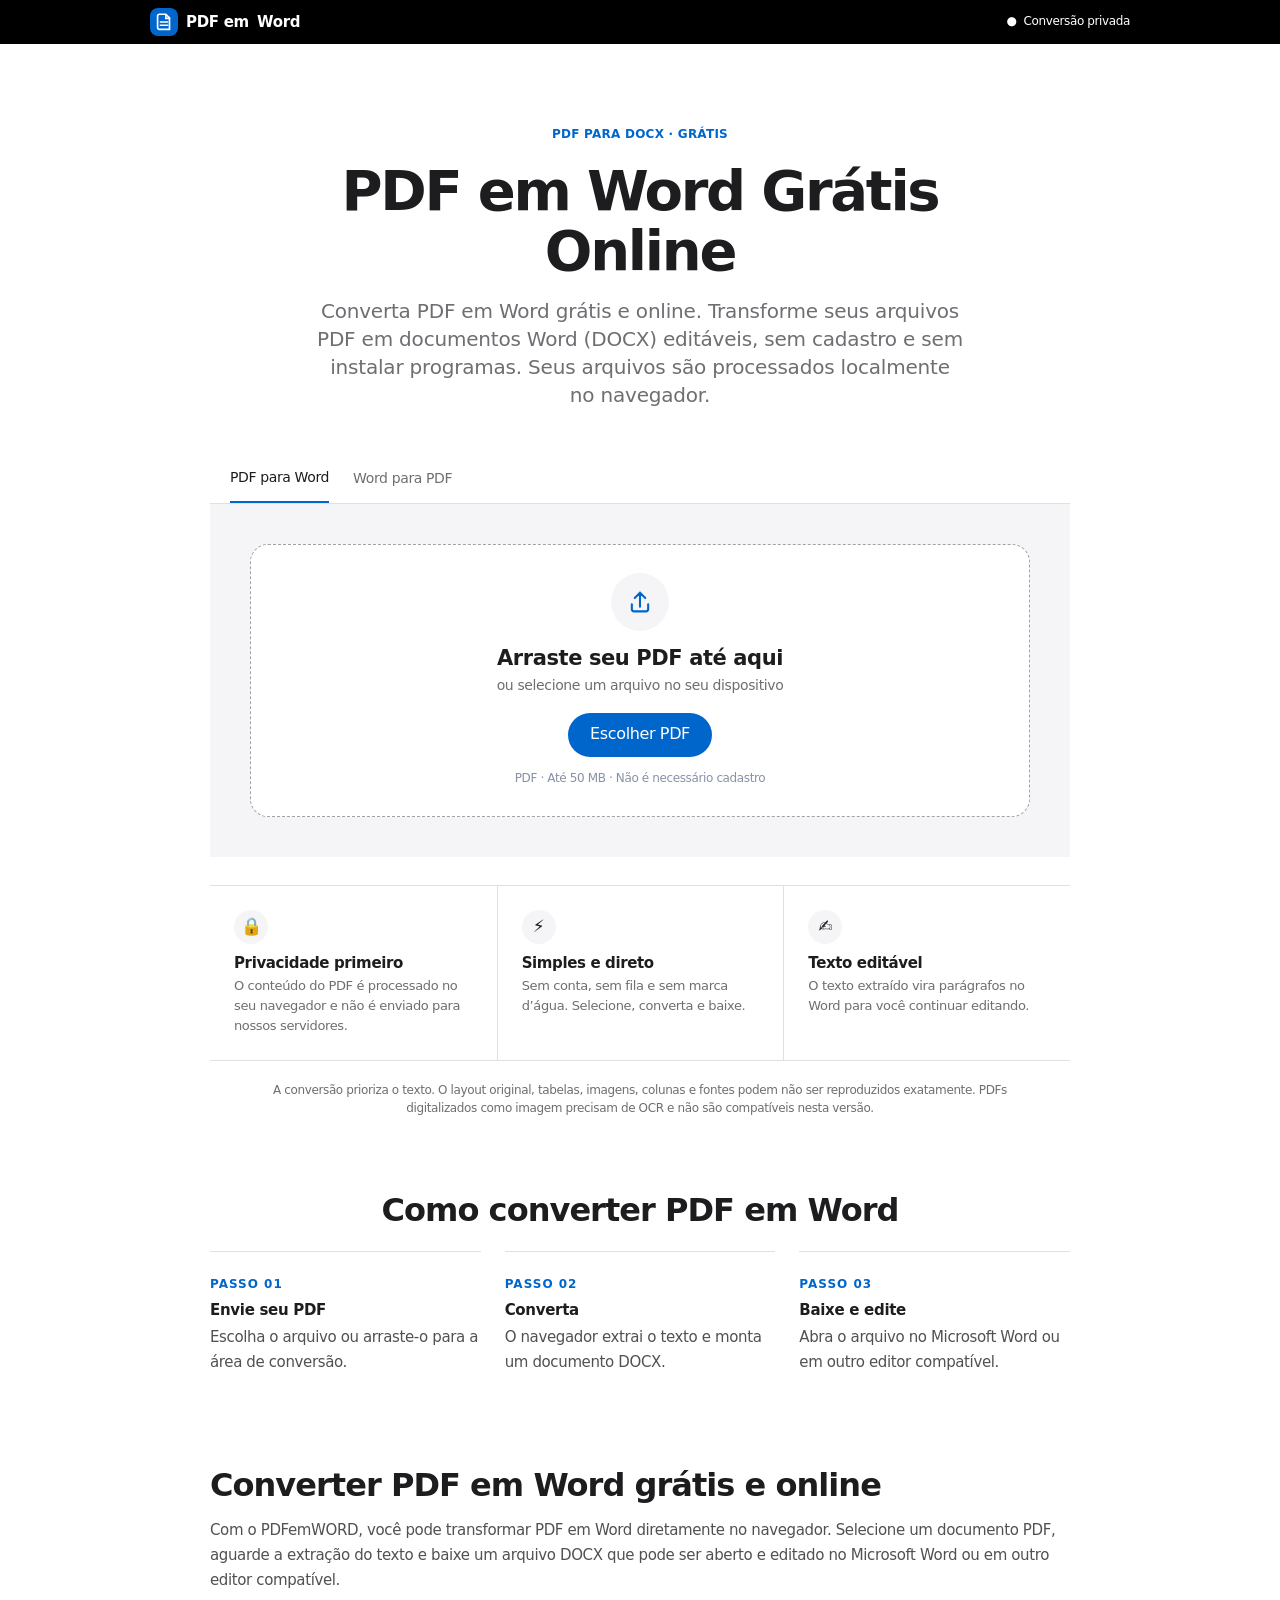
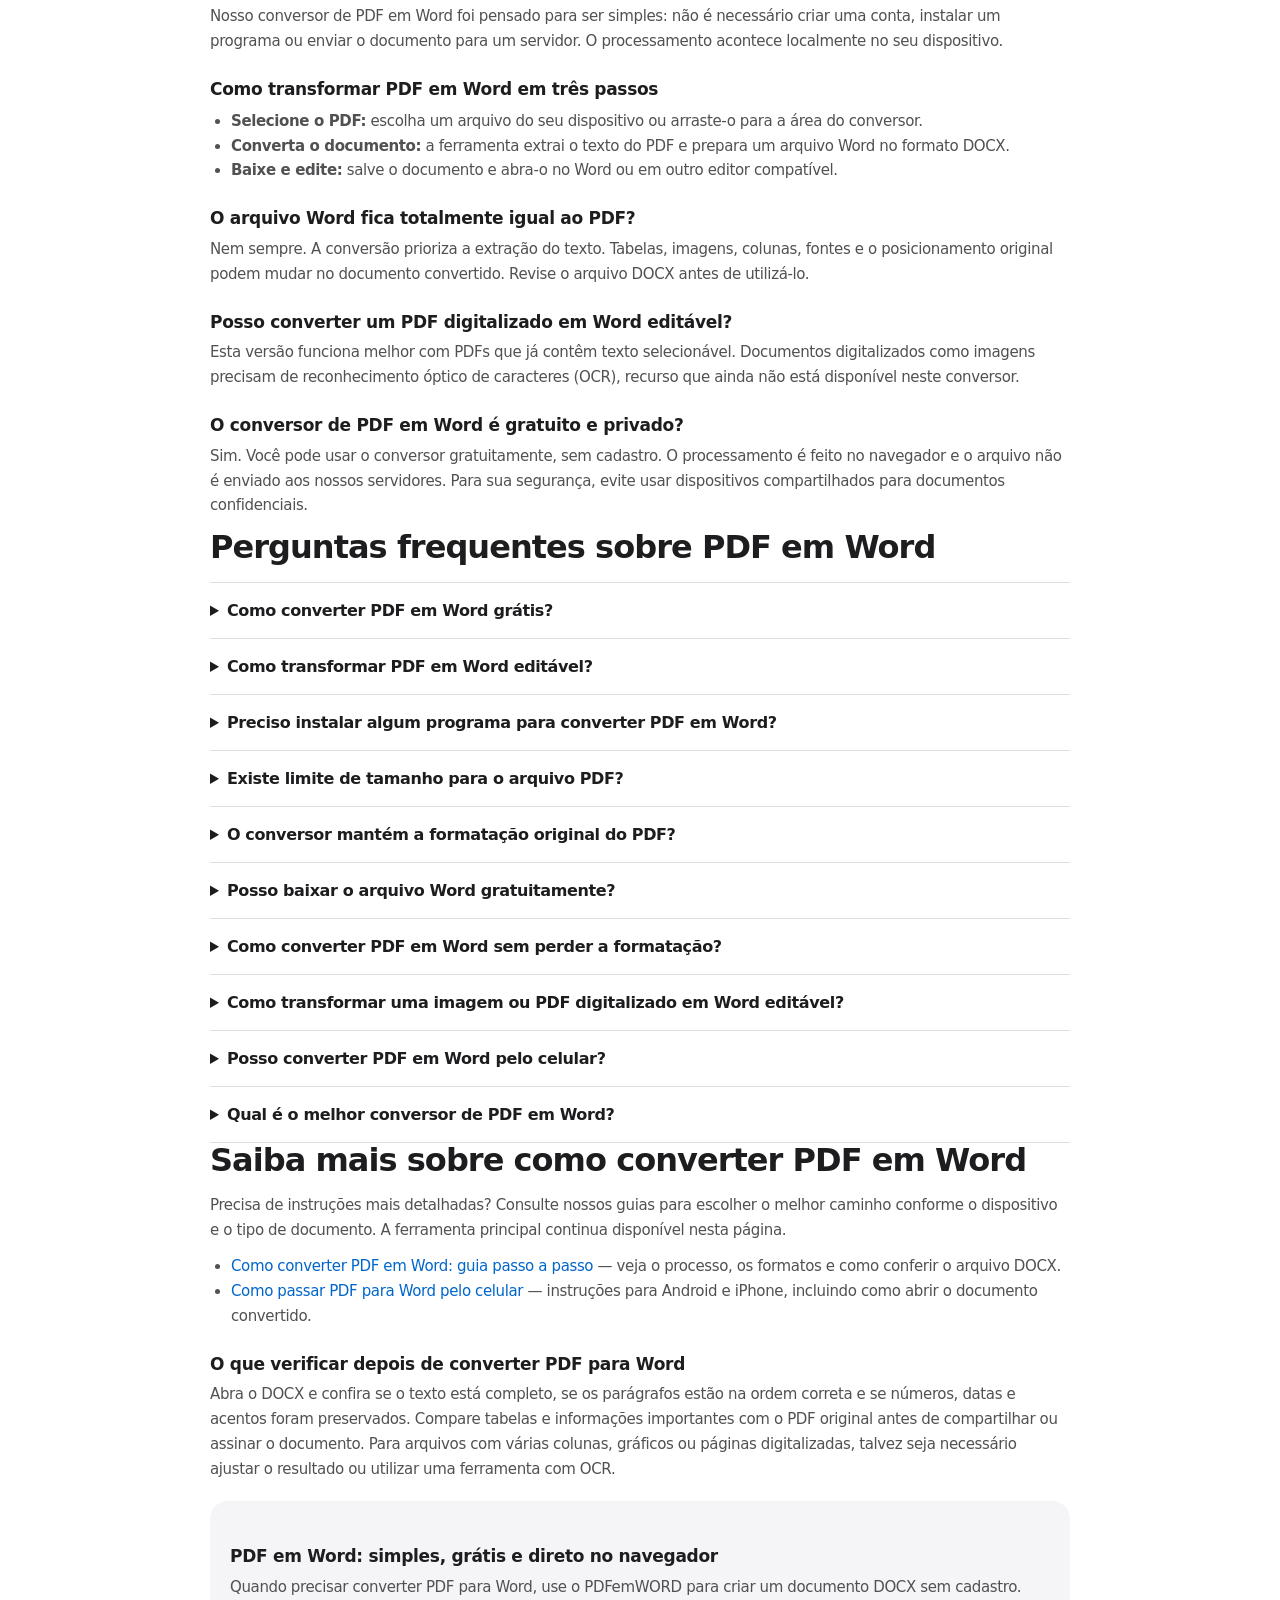
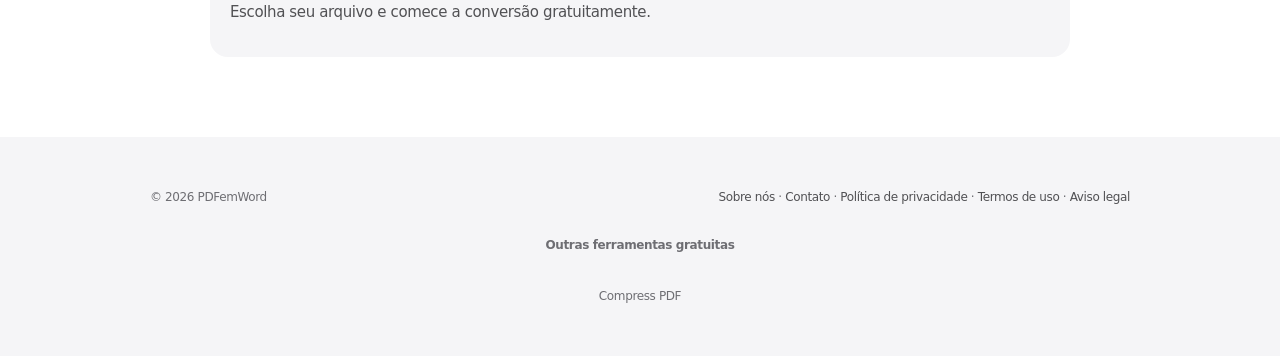
<file: index.html>
<!doctype html>
<html lang="pt-BR">
<head>
  <meta charset="utf-8">
  <meta name="viewport" content="width=device-width, initial-scale=1">
  <meta name="theme-color" content="#3458db">
  <link rel="icon" type="image/svg+xml" href="/favicon.svg">
  <title>PDF em Word Grátis Online | PDFemWORD</title>
  <meta name="description" content="Converta PDF em Word grátis e online. Crie arquivos DOCX editáveis no navegador, sem cadastro ou instalação. Seus documentos ficam no seu dispositivo.">
  <meta name="robots" content="index, follow, max-image-preview:large">
  <link rel="canonical" href="https://pdfemword.online/">
  <meta property="og:locale" content="pt_BR">
  <meta property="og:url" content="https://pdfemword.online/">
  <meta property="og:site_name" content="PDFemWORD">
  <meta name="twitter:card" content="summary">
  <meta name="twitter:title" content="PDF em Word Grátis Online | PDFemWORD">
  <meta name="twitter:description" content="Converta PDF em Word grátis e online. Crie arquivos DOCX editáveis sem cadastro ou instalação.">
  <meta property="og:title" content="PDF em Word Grátis Online | PDFemWORD">
  <meta property="og:description" content="Converta PDF em Word grátis e online. Crie arquivos DOCX editáveis sem cadastro ou instalação.">
  <meta property="og:type" content="website">
  <script type="application/ld+json">
  {
    "@context": "https://schema.org",
    "@type": "WebApplication",
    "name": "PDFemWORD",
    "url": "https://pdfemword.online/",
    "description": "Ferramenta gratuita para converter PDF em Word (DOCX) diretamente no navegador, sem cadastro e sem enviar o arquivo para um servidor.",
    "featureList": ["Conversão de PDF para DOCX", "Processamento local no navegador", "Sem cadastro", "Gratuito"],
    "isAccessibleForFree": true,
    "browserRequirements": "Navegador moderno com JavaScript habilitado",
    "applicationCategory": "UtilitiesApplication",
    "operatingSystem": "Any",
    "inLanguage": "pt-BR",
    "offers": {
      "@type": "Offer",
      "price": "0",
      "priceCurrency": "BRL"
    }
  }
  </script>
  <style>
    :root{color-scheme:light;--bg:#f7f8fc;--surface:#fff;--ink:#172033;--muted:#68738a;--line:#e5e9f2;--blue:#3458db;--blue-dark:#2848bf;--pale:#edf1ff;--green:#13845b;--red:#b42318;--shadow:0 18px 55px rgba(31,48,89,.09)}
    *{box-sizing:border-box}
    body{margin:0;background:radial-gradient(ellipse at 50% -20%,#e9eeff 0,transparent 52%),var(--bg);color:var(--ink);font:16px/1.6 system-ui,-apple-system,BlinkMacSystemFont,"Segoe UI",sans-serif;min-height:100vh;display:flex;flex-direction:column}
    a{color:inherit}
    .shell{width:min(100% - 40px,920px);margin:auto}
    header{height:82px;display:flex;align-items:center;justify-content:space-between}
    .brand{display:flex;align-items:center;gap:11px;text-decoration:none;font:800 19px system-ui,-apple-system,BlinkMacSystemFont,"Segoe UI",sans-serif;letter-spacing:-.6px}
    .brand-mark{width:38px;height:38px;border-radius:12px;background:var(--blue);color:white;display:grid;place-items:center;box-shadow:0 7px 16px #3458db38}
    .brand em{font-style:normal;color:var(--blue)}
    .privacy-pill{display:flex;align-items:center;gap:7px;color:var(--green);font-size:13px;font-weight:700;background:#eaf7f1;border:1px solid #d4eee1;border-radius:99px;padding:7px 12px}
    main{flex:1;padding:52px 0 64px}
    .intro{text-align:center;max-width:690px;margin:0 auto 32px}
    .eyebrow{display:inline-flex;align-items:center;gap:8px;color:var(--blue);background:var(--pale);padding:6px 12px;border-radius:99px;font-size:12px;font-weight:700;letter-spacing:.7px;text-transform:uppercase}
    h1{font:800 clamp(34px,6vw,54px)/1.12 system-ui,-apple-system,BlinkMacSystemFont,"Segoe UI",sans-serif;letter-spacing:-2px;margin:18px 0 13px}
    h1 span{color:var(--blue)}
    .lead{color:var(--muted);font-size:17px;max-width:580px;margin:0 auto}
    .mode-tabs{display:flex;gap:5px;max-width:860px;margin:0 auto;padding:0 0 0 12px;position:relative;z-index:1}
    .mode-tab{display:inline-flex;align-items:center;justify-content:center;padding:10px 22px;border-radius:14px 14px 0 0;background:#eceef3;color:#344054;text-decoration:none;font-weight:750;font-size:15px;border:1px solid transparent}
    .mode-tab.active{background:#fff;color:#c65a00;border-color:var(--line);border-bottom-color:#fff}
    .converter{max-width:860px;margin:0 auto;background:var(--surface);border:1px solid var(--line);border-radius:24px;padding:26px;box-shadow:var(--shadow)}
    .dropzone{min-height:260px;border:2px dashed #cbd4e8;border-radius:18px;background:linear-gradient(145deg,#fbfcff,#f5f7ff);display:flex;flex-direction:column;align-items:center;justify-content:center;text-align:center;padding:28px 18px;cursor:pointer;transition:.18s ease;outline:none}
    .dropzone:hover,.dropzone:focus-visible,.dropzone.dragging{border-color:var(--blue);background:#f0f3ff}
    .upload-icon{width:58px;height:58px;border-radius:18px;background:#e8edff;color:var(--blue);display:grid;place-items:center;margin-bottom:15px}
    .drop-title{font:700 19px system-ui,-apple-system,BlinkMacSystemFont,"Segoe UI",sans-serif;margin:0 0 5px}
    .drop-copy{color:var(--muted);font-size:14px;margin:0 0 17px}
    .browse{background:var(--blue);color:white;border:0;border-radius:11px;padding:11px 19px;font:700 14px system-ui,-apple-system,BlinkMacSystemFont,"Segoe UI",sans-serif;cursor:pointer;box-shadow:0 6px 14px #3458db30}
    .browse:hover,.primary:hover{background:var(--blue-dark)}
    .file-note{font-size:12px;color:#8791a5;margin:13px 0 0}
    input[type=file]{position:absolute;width:1px;height:1px;padding:0;margin:-1px;overflow:hidden;clip:rect(0,0,0,0);white-space:nowrap;border:0}
    .progress-card{display:none;margin-top:18px;border:1px solid var(--line);border-radius:15px;padding:18px;background:#fff}
    .progress-card.visible{display:block}
    .file-line{display:flex;align-items:center;gap:12px;min-width:0}
    .pdf-icon{width:42px;height:42px;flex:0 0 42px;border-radius:12px;background:#fff0ef;color:#c63d36;display:grid;place-items:center;font-size:11px;font-weight:800}
    .file-info{min-width:0;flex:1}
    .file-name{font-weight:700;overflow-wrap:anywhere;font-size:14px}
    .file-size{color:var(--muted);font-size:12px}
    .status{color:var(--muted);font-size:13px;margin:14px 0 8px}
    .status.error{color:var(--red)}
    .track{height:7px;background:#edf0f6;border-radius:99px;overflow:hidden}
    .track span{display:block;width:0;height:100%;background:linear-gradient(90deg,#3458db,#7590ff);border-radius:99px;transition:width .2s}
    .actions{display:flex;gap:10px;flex-wrap:wrap;margin-top:16px}
    .primary,.secondary{border:0;border-radius:10px;padding:10px 16px;font:700 13px system-ui,-apple-system,BlinkMacSystemFont,"Segoe UI",sans-serif;text-decoration:none;cursor:pointer;display:inline-flex;align-items:center;justify-content:center}
    .primary{background:var(--blue);color:white}
    .secondary{background:#f0f2f7;color:#4b566c}
    .secondary:hover{background:#e6e9f1}
    .benefits{display:grid;grid-template-columns:repeat(3,1fr);gap:16px;margin:28px auto 0;max-width:850px}
    .benefit{background:#ffffffb8;border:1px solid var(--line);border-radius:16px;padding:19px}
    .benefit-icon{width:34px;height:34px;display:grid;place-items:center;border-radius:10px;background:var(--pale);color:var(--blue);margin-bottom:10px}
    .benefit h2{font:700 14px system-ui,-apple-system,BlinkMacSystemFont,"Segoe UI",sans-serif;margin:0 0 4px}
    .benefit p{font-size:12px;color:var(--muted);margin:0;line-height:1.55}
    .disclaimer{max-width:690px;margin:20px auto 0;color:var(--muted);font-size:12px;text-align:center}
    .how{max-width:850px;margin:68px auto 0}
    .how h2{text-align:center;font:800 25px system-ui,-apple-system,BlinkMacSystemFont,"Segoe UI",sans-serif;letter-spacing:-.6px;margin:0 0 22px}
    .seo-content{max-width:850px;margin:58px auto 0}
    .seo-content h2{font:800 24px/1.25 system-ui,-apple-system,BlinkMacSystemFont,"Segoe UI",sans-serif;letter-spacing:-.5px;margin:0 0 14px}
    .seo-content h3{font:700 17px/1.35 system-ui,-apple-system,BlinkMacSystemFont,"Segoe UI",sans-serif;margin:24px 0 7px}
    .seo-content p,.seo-content li{font-size:14px;color:var(--muted);line-height:1.75}
    .seo-content p{margin:0 0 12px}
    .seo-content ul{padding-left:21px;margin:8px 0 16px}
    .faq-list{display:grid;gap:10px;margin-top:16px}
    .faq-list details{background:#fff;border:1px solid var(--line);border-radius:12px;padding:14px 16px}
    .faq-list summary{font:700 14px system-ui,-apple-system,BlinkMacSystemFont,"Segoe UI",sans-serif;cursor:pointer}
    .faq-list details p{margin:10px 0 0}
    .seo-note{background:#fff;border:1px solid var(--line);border-radius:14px;padding:18px;margin-top:20px}
    .steps{display:grid;grid-template-columns:repeat(3,1fr);gap:16px}
    .step{padding:18px;border-top:2px solid #dce3f7}
    .number{color:var(--blue);font:800 12px system-ui,-apple-system,BlinkMacSystemFont,"Segoe UI",sans-serif;letter-spacing:1px}
    .step h3{font:700 15px system-ui,-apple-system,BlinkMacSystemFont,"Segoe UI",sans-serif;margin:6px 0}
    .step p{font-size:13px;color:var(--muted);margin:0}
    footer{border-top:1px solid var(--line);padding:22px 0;color:var(--muted);font-size:12px}
    .footer-links a{color:var(--muted);text-decoration:none}.footer-links a:hover{color:var(--blue);text-decoration:underline}
    .footer-inner{display:flex;justify-content:space-between;gap:12px;flex-wrap:wrap}
    button:focus-visible,a:focus-visible,.dropzone:focus-visible{outline:3px solid #91a7ff;outline-offset:3px}
    @media(max-width:650px){.mode-tabs{padding-left:6px}.mode-tab{padding:9px 13px;font-size:13px}.shell{width:min(100% - 28px,920px)}header{height:70px}.privacy-pill{font-size:11px;padding:6px 9px}main{padding:35px 0 48px}h1{letter-spacing:-1.3px}.lead{font-size:15px}.converter{padding:14px;border-radius:19px}.dropzone{min-height:230px;padding:22px 12px}.benefits{grid-template-columns:1fr;gap:10px}.benefit{display:flex;gap:12px;align-items:flex-start;padding:14px}.benefit-icon{flex:0 0 34px;margin:0}.how{margin-top:48px}.steps{grid-template-columns:1fr;gap:8px}.step{padding:13px 16px}.footer-inner{justify-content:center;text-align:center}}
    @media(prefers-reduced-motion:reduce){*,*::before,*::after{scroll-behavior:auto!important;transition:none!important}}
  .other-tools{flex-basis:100%;margin-top:8px;text-align:center}.other-tools strong{display:block;margin-bottom:3px;color:var(--muted);font-weight:600}.other-tools a{color:var(--muted);text-decoration:none}.other-tools a:hover{color:var(--blue);text-decoration:underline}
  </style>
  <style>
    /* Mobile-first refinements */
    html { -webkit-text-size-adjust: 100%; text-size-adjust: 100%; }
    body { overflow-x: hidden; }
    .shell { min-width: 0; }
    .converter, .benefit, .step { min-width: 0; }
    .dropzone { touch-action: manipulation; }
    .browse, .primary, .secondary { min-height: 44px; }
    .file-line { min-width: 0; }
    .file-info { overflow-wrap: anywhere; }
    @media (max-width: 520px) {
      header { height: auto; min-height: 68px; padding-top: 12px; padding-bottom: 12px; gap: 8px; }
      .brand { font-size: 16px; gap: 8px; }
      .brand-mark { width: 34px; height: 34px; border-radius: 10px; }
      .privacy-pill { max-width: 130px; white-space: nowrap; font-size: 10px; }
      main { padding-top: 28px; }
      .intro { margin-bottom: 24px; }
      h1 { font-size: clamp(31px, 9vw, 42px); line-height: 1.12; letter-spacing: -1.2px; }
      .lead { font-size: 14px; line-height: 1.55; }
      .converter { padding: 12px; }
      .dropzone { min-height: 218px; padding: 20px 12px; }
      .drop-title { font-size: 17px; }
      .drop-copy { font-size: 13px; }
      .file-note { font-size: 11px; }
      .actions { display: grid; grid-template-columns: 1fr; }
      .actions .primary, .actions .secondary { width: 100%; min-height: 46px; }
      .file-line { align-items: flex-start; }
      .file-name { font-size: 13px; }
      .benefit p { font-size: 12px; }
      .disclaimer { font-size: 11px; line-height: 1.55; padding: 0 4px; }
      .how h2 { font-size: 22px; }
      .seo-content { margin-top: 42px; }
      .seo-content h2 { font-size: 21px; }
      footer { padding: 18px 0; }
    }
    @media (max-width: 360px) {
      .shell { width: calc(100% - 22px); }
      .privacy-pill { max-width: 112px; padding: 6px 7px; font-size: 9px; }
      .brand { font-size: 15px; }
      .brand-mark { width: 31px; height: 31px; }
      h1 { font-size: 30px; }
      .dropzone { min-height: 205px; }
    }
  </style>


  <link rel="stylesheet" href="/apple-design.css">
</head>
<body>
  <header class="shell">
    <a class="brand" href="/" aria-label="PDF em Word, início">
      <span class="brand-mark" aria-hidden="true">
        <svg width="22" height="22" viewBox="0 0 24 24" fill="none"><path d="M7 3.5h7l4 4V20H7a2 2 0 0 1-2-2V5.5a2 2 0 0 1 2-2Z" stroke="currentColor" stroke-width="1.8"/><path d="M14 3.8V8h4M8 12h8M8 15.5h8" stroke="currentColor" stroke-width="1.8" stroke-linecap="round"/></svg>
      </span>
      PDF em <em>Word</em>
    </a>
    <div class="privacy-pill"><span aria-hidden="true">●</span> Conversão privada</div>
  </header>

  <main class="shell">

    <section class="intro">
      <div class="eyebrow">PDF para DOCX · Grátis</div>
      <h1>PDF em Word <span>Grátis Online</span></h1>
      <p class="lead">Converta PDF em Word grátis e online. Transforme seus arquivos PDF em documentos Word (DOCX) editáveis, sem cadastro e sem instalar programas. Seus arquivos são processados localmente no navegador.</p>
    </section>

    <nav class="mode-tabs" aria-label="Escolher conversor">
      <a class="mode-tab active" href="/" aria-current="page">PDF para Word</a>
      <a class="mode-tab" href="/word-em-pdf.html">Word para PDF</a>
    </nav>
    <section class="converter" aria-label="Conversor de PDF para Word">
      <label class="dropzone" id="dropzone" for="pdf-file" aria-describedby="file-help">
        <span class="upload-icon" aria-hidden="true">
          <svg width="28" height="28" viewBox="0 0 24 24" fill="none"><path d="M12 16V4m0 0L7.5 8.5M12 4l4.5 4.5M5 14v4a2 2 0 0 0 2 2h10a2 2 0 0 0 2-2v-4" stroke="currentColor" stroke-width="1.8" stroke-linecap="round" stroke-linejoin="round"/></svg>
        </span>
        <p class="drop-title">Arraste seu PDF até aqui</p>
        <p class="drop-copy">ou selecione um arquivo no seu dispositivo</p>
        <span class="browse">Escolher PDF</span>
        <p class="file-note" id="file-help">PDF · Até 50 MB · Não é necessário cadastro</p>
      </label>
      <input id="pdf-file" type="file" accept=".pdf,application/pdf" aria-describedby="file-help">

      <div class="progress-card" id="progress-card" aria-live="polite">
        <div class="file-line">
          <div class="pdf-icon" aria-hidden="true">PDF</div>
          <div class="file-info">
            <div class="file-name" id="file-name"></div>
            <div class="file-size" id="file-size"></div>
          </div>
        </div>
        <p class="status" id="status" role="status">Preparando arquivo…</p>
        <div class="track" id="progress-track" role="progressbar" aria-label="Progresso da conversão" aria-valuemin="0" aria-valuemax="100" aria-valuenow="0"><span id="progress-fill"></span></div>
        <div class="actions" id="actions"></div>
      </div>
    </section>

    <section class="benefits" aria-label="Vantagens">
      <article class="benefit">
        <span class="benefit-icon" aria-hidden="true">🔒</span>
        <div><h2>Privacidade primeiro</h2><p>O conteúdo do PDF é processado no seu navegador e não é enviado para nossos servidores.</p></div>
      </article>
      <article class="benefit">
        <span class="benefit-icon" aria-hidden="true">⚡</span>
        <div><h2>Simples e direto</h2><p>Sem conta, sem fila e sem marca d’água. Selecione, converta e baixe.</p></div>
      </article>
      <article class="benefit">
        <span class="benefit-icon" aria-hidden="true">✍️</span>
        <div><h2>Texto editável</h2><p>O texto extraído vira parágrafos no Word para você continuar editando.</p></div>
      </article>
    </section>

    <p class="disclaimer">A conversão prioriza o texto. O layout original, tabelas, imagens, colunas e fontes podem não ser reproduzidos exatamente. PDFs digitalizados como imagem precisam de OCR e não são compatíveis nesta versão.</p>

    <section class="how">
      <h2>Como converter PDF em Word</h2>
      <div class="steps">
        <article class="step"><span class="number">PASSO 01</span><h3>Envie seu PDF</h3><p>Escolha o arquivo ou arraste-o para a área de conversão.</p></article>
        <article class="step"><span class="number">PASSO 02</span><h3>Converta</h3><p>O navegador extrai o texto e monta um documento DOCX.</p></article>
        <article class="step"><span class="number">PASSO 03</span><h3>Baixe e edite</h3><p>Abra o arquivo no Microsoft Word ou em outro editor compatível.</p></article>
      </div>
    </section>

    <section class="seo-content" aria-labelledby="sobre-conversor">
      <h2 id="sobre-conversor">Converter PDF em Word grátis e online</h2>
      <p>Com o PDFemWORD, você pode transformar PDF em Word diretamente no navegador. Selecione um documento PDF, aguarde a extração do texto e baixe um arquivo DOCX que pode ser aberto e editado no Microsoft Word ou em outro editor compatível.</p>
      <p>Nosso conversor de PDF em Word foi pensado para ser simples: não é necessário criar uma conta, instalar um programa ou enviar o documento para um servidor. O processamento acontece localmente no seu dispositivo.</p>
      <h3>Como transformar PDF em Word em três passos</h3>
      <ul>
        <li><strong>Selecione o PDF:</strong> escolha um arquivo do seu dispositivo ou arraste-o para a área do conversor.</li>
        <li><strong>Converta o documento:</strong> a ferramenta extrai o texto do PDF e prepara um arquivo Word no formato DOCX.</li>
        <li><strong>Baixe e edite:</strong> salve o documento e abra-o no Word ou em outro editor compatível.</li>
      </ul>
      <h3>O arquivo Word fica totalmente igual ao PDF?</h3>
      <p>Nem sempre. A conversão prioriza a extração do texto. Tabelas, imagens, colunas, fontes e o posicionamento original podem mudar no documento convertido. Revise o arquivo DOCX antes de utilizá-lo.</p>
      <h3>Posso converter um PDF digitalizado em Word editável?</h3>
      <p>Esta versão funciona melhor com PDFs que já contêm texto selecionável. Documentos digitalizados como imagens precisam de reconhecimento óptico de caracteres (OCR), recurso que ainda não está disponível neste conversor.</p>
      <h3>O conversor de PDF em Word é gratuito e privado?</h3>
      <p>Sim. Você pode usar o conversor gratuitamente, sem cadastro. O processamento é feito no navegador e o arquivo não é enviado aos nossos servidores. Para sua segurança, evite usar dispositivos compartilhados para documentos confidenciais.</p>
      <h2>Perguntas frequentes sobre PDF em Word</h2>
      <div class="faq-list">
        <details><summary>Como converter PDF em Word grátis?</summary><p>Abra o conversor PDFemWORD, selecione seu arquivo PDF, aguarde a conversão e clique para baixar o documento DOCX.</p></details>
        <details><summary>Como transformar PDF em Word editável?</summary><p>Use o conversor acima para extrair o texto do PDF e gerar um arquivo DOCX. Depois, abra o arquivo no Word para editar o conteúdo. PDFs digitalizados como imagem precisam de OCR.</p></details>
        <details><summary>Preciso instalar algum programa para converter PDF em Word?</summary><p>Não. A conversão acontece diretamente no navegador, em computadores e celulares compatíveis.</p></details>
        <details><summary>Existe limite de tamanho para o arquivo PDF?</summary><p>Sim. O tamanho máximo aceito nesta versão é de 50 MB por arquivo.</p></details>
        <details><summary>O conversor mantém a formatação original do PDF?</summary><p>A ferramenta prioriza o texto. A aparência, as imagens, as tabelas e as colunas podem não ficar idênticas ao PDF original. Confira o DOCX depois de baixar.</p></details>
        <details><summary>Posso baixar o arquivo Word gratuitamente?</summary><p>Sim. Depois da conversão, você pode baixar o documento no formato DOCX gratuitamente, sem criar uma conta ou instalar um programa.</p></details>
        <details><summary>Como converter PDF em Word sem perder a formatação?</summary><p>Nenhum conversor consegue garantir que todos os elementos fiquem exatamente iguais. Neste conversor, o texto é priorizado; tabelas, imagens, colunas e fontes especiais podem mudar. Revise o documento após a conversão.</p></details>
        <details><summary>Como transformar uma imagem ou PDF digitalizado em Word editável?</summary><p>É necessário usar OCR (reconhecimento óptico de caracteres) para transformar texto que está dentro de uma imagem em texto editável. Este conversor ainda não oferece OCR e funciona melhor com PDFs que já têm texto selecionável.</p></details>
        <details><summary>Posso converter PDF em Word pelo celular?</summary><p>Sim. Abra esta página em um navegador atualizado no celular, selecione um arquivo PDF e faça a conversão. O resultado pode ser aberto em um aplicativo compatível com arquivos DOCX.</p></details>
        <details><summary>Qual é o melhor conversor de PDF em Word?</summary><p>Isso depende do que você precisa. Compare a facilidade de uso, a qualidade do texto convertido, a privacidade e os recursos disponíveis. O PDFemWORD oferece conversão gratuita no navegador para PDFs com texto selecionável.</p></details>
      </div>

      <h2>Saiba mais sobre como converter PDF em Word</h2>
      <p>Precisa de instruções mais detalhadas? Consulte nossos guias para escolher o melhor caminho conforme o dispositivo e o tipo de documento. A ferramenta principal continua disponível nesta página.</p>
      <ul>
        <li><a href="/como-converter-pdf-em-word.html">Como converter PDF em Word: guia passo a passo</a> — veja o processo, os formatos e como conferir o arquivo DOCX.</li>
        <li><a href="/pdf-em-word-no-celular.html">Como passar PDF para Word pelo celular</a> — instruções para Android e iPhone, incluindo como abrir o documento convertido.</li>
      </ul>
      <h3>O que verificar depois de converter PDF para Word</h3>
      <p>Abra o DOCX e confira se o texto está completo, se os parágrafos estão na ordem correta e se números, datas e acentos foram preservados. Compare tabelas e informações importantes com o PDF original antes de compartilhar ou assinar o documento. Para arquivos com várias colunas, gráficos ou páginas digitalizadas, talvez seja necessário ajustar o resultado ou utilizar uma ferramenta com OCR.</p>
      <div class="seo-note">
        <h3>PDF em Word: simples, grátis e direto no navegador</h3>
        <p>Quando precisar converter PDF para Word, use o PDFemWORD para criar um documento DOCX sem cadastro. Escolha seu arquivo e comece a conversão gratuitamente.</p>
      </div>
    </section>
  </main>

  <footer><div class="shell footer-inner"><span>© <span id="year"></span> PDFemWord</span><nav class="footer-links" aria-label="Links informativos"><a href="/about.html">Sobre nós</a> · <a href="/contact.html">Contato</a> · <a href="/privacy-policy.html">Política de privacidade</a> · <a href="/terms.html">Termos de uso</a> · <a href="/disclaimer.html">Aviso legal</a></nav><div class="other-tools"><strong>Outras ferramentas gratuitas</strong><br><a href="https://pdfcompressinkb.com/" target="_blank" rel="noopener">Compress PDF</a></div></div></footer>

  <!-- Heavy conversion libraries are loaded only after a PDF is selected. -->
  <script>
    (() => {
      "use strict";
      const $ = (id) => document.getElementById(id);
      const input = $("pdf-file");
      const dropzone = $("dropzone");
      const card = $("progress-card");
      const nameEl = $("file-name");
      const sizeEl = $("file-size");
      const statusEl = $("status");
      const fill = $("progress-fill");
      const track = $("progress-track");
      const actions = $("actions");
      const MAX_FILE_SIZE = 50 * 1024 * 1024;
      let downloadUrl = null;
      let currentTask = null;
      let conversionId = 0;
      $("year").textContent = new Date().getFullYear();

      const setProgress = (value) => {
        const n = Math.max(0, Math.min(100, Math.round(value)));
        fill.style.width = n + "%";
        track.setAttribute("aria-valuenow", String(n));
      };
      const formatSize = (bytes) => bytes < 1024 * 1024
        ? (bytes / 1024).toFixed(0) + " KB"
        : (bytes / (1024 * 1024)).toFixed(1) + " MB";

      function clearDownload() {
        if (downloadUrl) URL.revokeObjectURL(downloadUrl);
        downloadUrl = null;
      }
      function reset() {
        conversionId += 1;
        if (currentTask && currentTask.destroy) currentTask.destroy();
        currentTask = null;
        clearDownload();
        card.classList.remove("visible");
        dropzone.hidden = false;
        input.value = "";
      }
      function addButton(label, handler, primary = false) {
        const button = document.createElement("button");
        button.type = "button";
        button.className = primary ? "primary" : "secondary";
        button.textContent = label;
        button.addEventListener("click", handler);
        actions.appendChild(button);
      }
      function showError(message) {
        setProgress(0);
        statusEl.className = "status error";
        statusEl.textContent = message;
        actions.replaceChildren();
        addButton("Tentar outro arquivo", reset);
      }
      function showPanel(file) {
        dropzone.hidden = true;
        card.classList.add("visible");
        nameEl.textContent = file.name;
        sizeEl.textContent = formatSize(file.size);
        statusEl.className = "status";
        statusEl.textContent = "Preparando arquivo…";
        actions.replaceChildren();
        addButton("Cancelar conversão", reset);
        setProgress(2);
      }
      function validate(file) {
        if (!file || (!/\.pdf$/i.test(file.name) && file.type !== "application/pdf")) {
          showError("Selecione um arquivo PDF válido.");
          return false;
        }
        if (file.size === 0) {
          showError("Este arquivo está vazio. Escolha outro PDF.");
          return false;
        }
        if (file.size > MAX_FILE_SIZE) {
          showError("O arquivo ultrapassa o limite de 50 MB. Escolha um PDF menor.");
          return false;
        }
        return true;
      }
      let conversionLibrariesPromise = null;
      function loadScript(src) {
        return new Promise((resolve, reject) => {
          const script = document.createElement("script");
          script.src = src;
          script.async = true;
          script.onload = resolve;
          script.onerror = () => reject(new Error("Failed to load " + src));
          document.head.appendChild(script);
        });
      }
      function loadConversionLibraries() {
        if (!conversionLibrariesPromise) {
          conversionLibrariesPromise = Promise.all([
            loadScript("https://cdnjs.cloudflare.com/ajax/libs/pdf.js/3.11.174/pdf.min.js"),
            loadScript("https://cdn.jsdelivr.net/npm/docx@7.8.2/build/index.js")
          ]).catch(error => {
            conversionLibrariesPromise = null;
            throw error;
          });
        }
        return conversionLibrariesPromise;
      }

      function median(values) {
        const sorted = values.slice().sort((a,b) => a-b);
        return sorted[Math.floor(sorted.length / 2)] || 11;
      }

      async function convert(file) {
        const taskId = ++conversionId;
        showPanel(file);
        if (!validate(file)) return;
        try {
          statusEl.textContent = "Carregando ferramentas de conversão…";
          await loadConversionLibraries();
        } catch (libraryError) {
          console.error("Conversion libraries failed to load:", libraryError);
          showError("Não foi possível carregar as ferramentas de conversão. Verifique sua conexão e tente novamente.");
          return;
        }
        if (taskId !== conversionId) return;
        pdfjsLib.GlobalWorkerOptions.workerSrc = "https://cdnjs.cloudflare.com/ajax/libs/pdf.js/3.11.174/pdf.worker.min.js";
        try {
          statusEl.textContent = "Lendo o PDF…";
          const data = new Uint8Array(await file.arrayBuffer());
          if (taskId !== conversionId) return;
          currentTask = pdfjsLib.getDocument({ data });
          const pdf = await currentTask.promise;
          if (taskId !== conversionId) return;
          const pages = [];
          const fontSizes = [];

          for (let pageNumber = 1; pageNumber <= pdf.numPages; pageNumber++) {
            statusEl.textContent = "Extraindo texto da página " + pageNumber + " de " + pdf.numPages + "…";
            setProgress(5 + (pageNumber / pdf.numPages) * 78);
            const page = await pdf.getPage(pageNumber);
            const content = await page.getTextContent();
            if (taskId !== conversionId) return;
            const items = content.items.filter(item => item.str && item.str.trim()).map(item => {
              const height = Math.abs(item.transform && item.transform[3]) || item.height || 11;
              fontSizes.push(height);
              return { text: item.str, x: item.transform[4], y: item.transform[5], width: item.width || 0, height, fontName: item.fontName || "", fontFamily: content.styles && content.styles[item.fontName] ? content.styles[item.fontName].fontFamily || "" : "" };
            });
            pages.push({ items, width: page.getViewport({ scale: 1 }).width });
            page.cleanup();
            await new Promise(resolve => setTimeout(resolve, 0));
          }
          if (!fontSizes.length) {
            showError("Não encontramos texto neste PDF. Ele pode ser digitalizado como imagem e precisar de OCR.");
            return;
          }

          const baseSize = median(fontSizes);
          const { Document, Paragraph, TextRun, Packer } = window.docx;
          const paragraphs = [];

          // Rebuild each visual PDF line using its original position and text-item styling.
          // PDF.js coordinates use a bottom-left origin; convert them to top-left coordinates.
          pages.forEach((pageData, pageIndex) => {
            const items = pageData.items;
            const pageWidth = pageData.width;
            const pageLines = [];
            const sorted = items.slice().sort((a, b) => b.y - a.y || a.x - b.x);

            sorted.forEach(item => {
              const tolerance = Math.max(2, Math.min(item.height, 18) * 0.42);
              let line = pageLines.find(candidate => Math.abs(candidate.y - item.y) <= tolerance);
              if (!line) {
                line = { y: item.y, items: [] };
                pageLines.push(line);
              }
              line.items.push(item);
              line.y = line.items.reduce((sum, part) => sum + part.y, 0) / line.items.length;
            });

            pageLines.sort((a, b) => b.y - a.y);
            pageLines.forEach(line => {
              line.items.sort((a, b) => a.x - b.x);
              let previous = null;
              let text = "";
              line.items.forEach(item => {
                if (previous) {
                  const gap = item.x - (previous.x + previous.width);
                  if (gap > Math.max(1.5, item.height * 0.16) && !/\s$/.test(text) && !/^\s/.test(item.text)) {
                    text += " ";
                  }
                }
                text += item.text;
                previous = item;
              });
              line.text = text.replace(/[\t ]+/g, " ").trim();
              line.fontSize = median(line.items.map(item => item.height).filter(Boolean));
              line.left = Math.min(...line.items.map(item => item.x));
              line.right = Math.max(...line.items.map(item => item.x + item.width));
              line.width = Math.max(0, line.right - line.left);
            });

            const nonEmpty = pageLines.filter(line => line.text);
            // Rejoin consecutive visual lines into editable Word paragraphs.
            // A larger vertical gap, a heading, or a changed left edge starts a new paragraph.
            const paragraphGroups = [];
            const pageTextLeft = Math.min(...nonEmpty.map(line => line.left));
            nonEmpty.forEach((line, index) => {
              const previousLine = nonEmpty[index - 1];
              const verticalGap = previousLine ? Math.max(0, previousLine.y - line.y - previousLine.fontSize) : 0;
              const isHeading = line.fontSize >= baseSize * 1.22 && line.text.length < 150;
              const startsNew = !paragraphGroups.length || isHeading ||
                (previousLine && (verticalGap > line.fontSize * 0.9 ||
                  Math.abs(line.left - previousLine.left) > Math.max(14, line.fontSize * 1.4)));
              if (startsNew) paragraphGroups.push({ lines: [], isHeading });
              paragraphGroups[paragraphGroups.length - 1].lines.push(line);
            });

            paragraphGroups.forEach((group, index) => {
              const firstLine = group.lines[0];
              const lastLine = group.lines[group.lines.length - 1];
              const isHeading = group.isHeading;
              const isLikelyTitle = firstLine.fontSize >= baseSize * 1.55 && firstLine.text.length < 110;
              const shortCenteredLine = firstLine.width < pageWidth * 0.55 &&
                Math.abs((firstLine.left + firstLine.right) / 2 - pageWidth / 2) < pageWidth * 0.06;
              const alignment = shortCenteredLine ? "center" : "left";
              const runs = [];

              group.lines.forEach((line, lineIndex) => {
                if (lineIndex > 0) runs.push(new TextRun({ text: " " }));
                let previous = null;
                line.items.forEach(item => {
                  if (previous) {
                    const gap = item.x - (previous.x + previous.width);
                    if (gap > Math.max(1.5, item.height * 0.16) && !/\\s$/.test(previous.text) && !/^\\s/.test(item.text)) {
                      runs.push(new TextRun({ text: " " }));
                    }
                  }
                  const fontInfo = String(item.fontFamily || "") + " " + String(item.fontName || "");
                  const isBold = /bold|black|heavy|demi|semibold/i.test(fontInfo);
                  const isItalic = /italic|oblique/i.test(fontInfo);
                  const family = /times|cambria|georgia|serif/i.test(fontInfo) ? "Times New Roman" :
                    (/courier|mono/i.test(fontInfo) ? "Courier New" : "Arial");
                  const size = Math.max(14, Math.min(56, Math.round((item.height || baseSize) * 2)));
                  runs.push(new TextRun({
                    text: item.text,
                    font: family,
                    size,
                    bold: isBold || isHeading,
                    italics: isItalic
                  }));
                  previous = item;
                });
              });

              const nextGroup = paragraphGroups[index + 1];
              const gapAfter = nextGroup ? Math.max(0, lastLine.y - nextGroup.lines[0].y - lastLine.fontSize) : 0;
              const after = Math.max(40, Math.min(300, Math.round((gapAfter > lastLine.fontSize * 0.75 ? gapAfter * 10 : 4) * 20)));
              const indent = Math.max(0, Math.min(2400, Math.round((firstLine.left - pageTextLeft) * 20)));
              paragraphs.push(new Paragraph({
                alignment,
                indent: { left: indent },
                pageBreakBefore: index === 0 && pageIndex > 0,
                spacing: { before: 0, after, line: 276 },
                keepNext: isHeading || isLikelyTitle,
                children: runs.length ? runs : [new TextRun({ text: group.lines.map(line => line.text).join(" "), font: "Times New Roman", size: 22 })]
              }));
            });
          });

          if (!paragraphs.length) {
            showError("Não foi possível reconstruir o texto deste PDF.");
            return;
          }
          statusEl.textContent = "Montando o Word com a formatação detectada…";
          setProgress(94);
          const docxDocument = new Document({
            styles: { default: { document: { run: { font: "Arial", size: 22 } } } },
            sections: [{
              properties: { page: { margin: { top: 1134, bottom: 1134, left: 1134, right: 1134 } } },
              children: paragraphs
            }]
          });
          const blob = await Packer.toBlob(docxDocument);
          if (taskId !== conversionId) return;
          clearDownload();
          downloadUrl = URL.createObjectURL(blob);
          const link = document.createElement("a");
          link.className = "primary";
          link.href = downloadUrl;
          link.download = file.name.replace(/\.pdf$/i, "") + ".docx";
          link.textContent = "Baixar Word (.docx)";
          actions.replaceChildren(link);
          addButton("Converter outro PDF", reset);
          setProgress(100);
          statusEl.className = "status";
          statusEl.textContent = "Concluído! Seu documento Word está pronto para baixar.";
        } catch (error) {
          if (taskId !== conversionId) return;
          console.error("PDF conversion error:", error);
          if (error && error.name === "PasswordException") showError("Este PDF está protegido por senha. Remova a proteção e tente novamente.");
          else if (error && error.name === "InvalidPDFException") showError("Este PDF parece estar danificado ou não é válido.");
          else showError("Não foi possível converter este arquivo. Tente outro PDF ou um arquivo menor.");
        } finally {
          if (taskId === conversionId) currentTask = null;
        }
      }

      input.addEventListener("change", () => {
        const file = input.files && input.files[0];
        if (file) convert(file);
      });
      ["dragenter", "dragover"].forEach(type => dropzone.addEventListener(type, event => {
        event.preventDefault();
        dropzone.classList.add("dragging");
      }));
      ["dragleave", "drop"].forEach(type => dropzone.addEventListener(type, event => {
        event.preventDefault();
        dropzone.classList.remove("dragging");
      }));
      dropzone.addEventListener("drop", event => {
        const file = event.dataTransfer && event.dataTransfer.files && event.dataTransfer.files[0];
        if (file) convert(file);
      });
      window.addEventListener("beforeunload", clearDownload);
    })();
  </script>
</body>
</html>
</file>
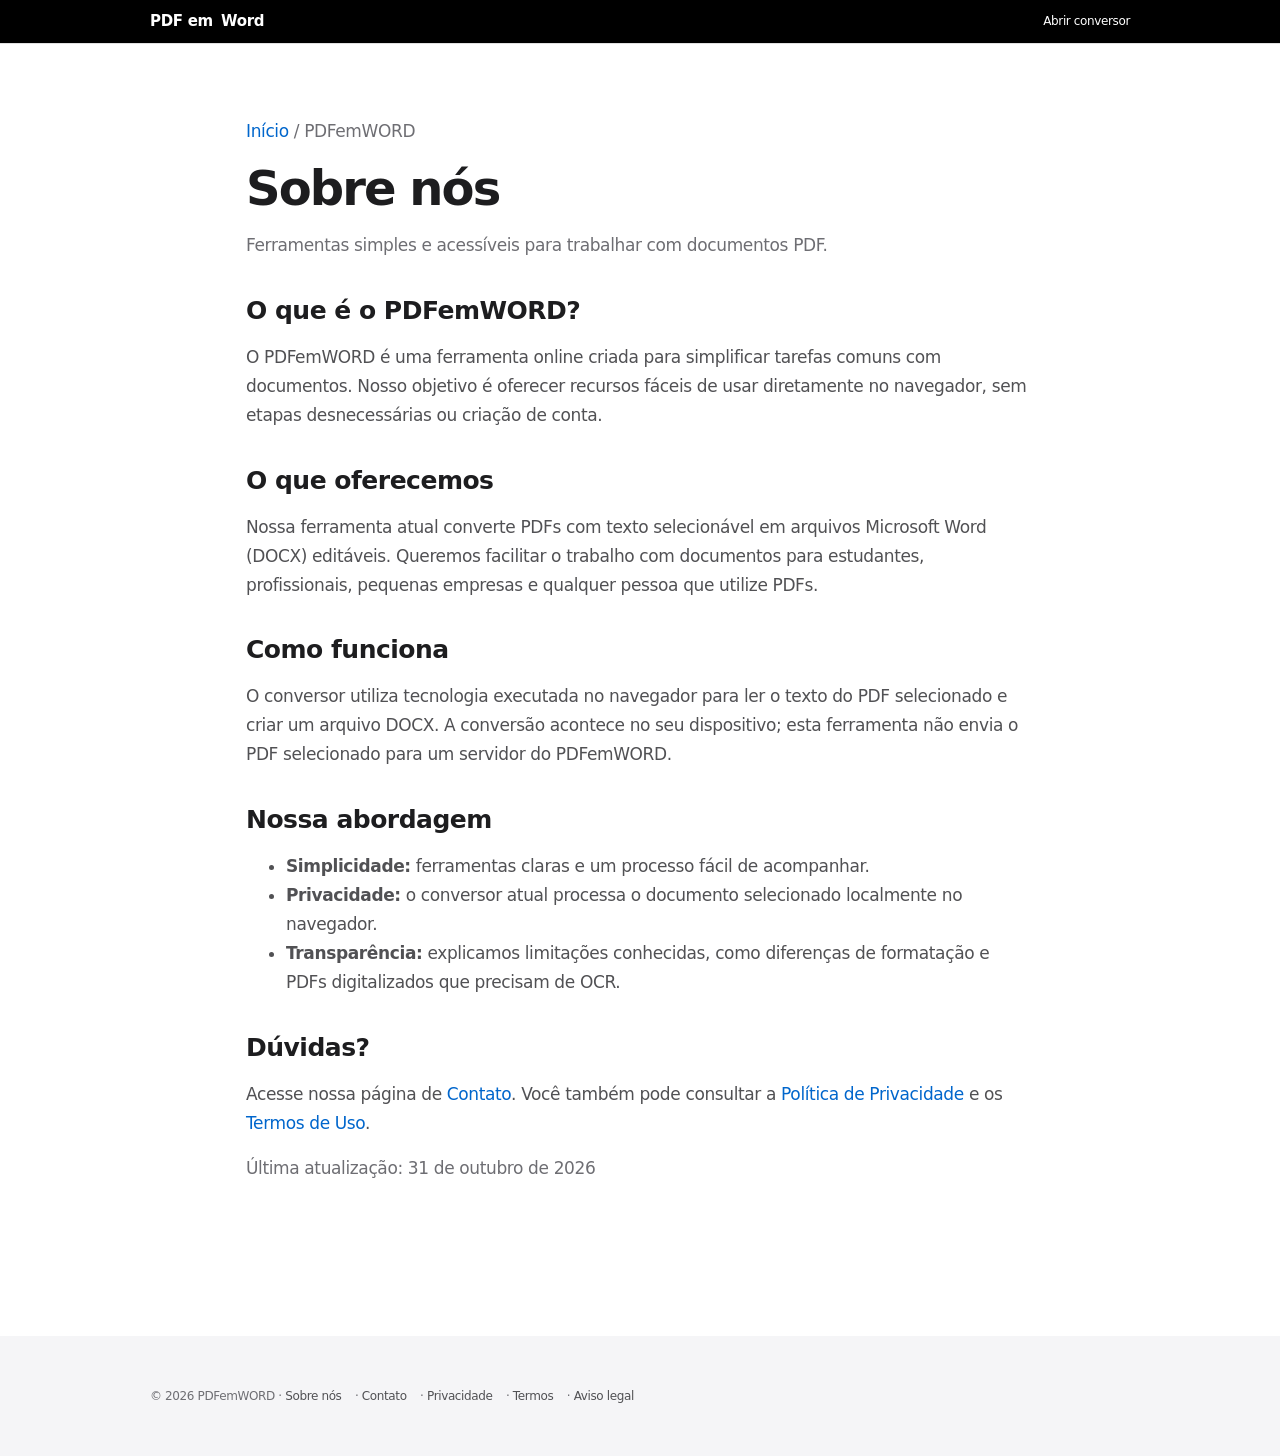
<file: about.html>
<!doctype html><html lang="pt-BR"><head><meta charset="utf-8"><meta name="viewport" content="width=device-width,initial-scale=1"><meta name="description" content="Conheça o PDFemWORD, seu conversor gratuito de PDF para Word no navegador, como funciona e quais são suas limitações."><title>Sobre nós | PDFemWORD</title><link rel="canonical" href="https://pdfemword.online/about.html"><meta name="robots" content="index,follow"><meta property="og:type" content="website"><meta property="og:site_name" content="PDFemWORD"><meta property="og:url" content="https://pdfemword.online/about.html"><meta property="og:title" content="Sobre nós | PDFemWORD"><meta property="og:description" content="Conheça o PDFemWORD, seu conversor gratuito de PDF para Word no navegador, como funciona e quais são suas limitações."><meta property="og:locale" content="pt_BR"><meta name="twitter:card" content="summary"><meta name="twitter:title" content="Sobre nós | PDFemWORD"><meta name="twitter:description" content="Conheça o PDFemWORD, seu conversor gratuito de PDF para Word no navegador, como funciona e quais são suas limitações."><style>:root{--blue:#3458db;--ink:#172033;--muted:#68738a;--line:#e5e9f2}*{box-sizing:border-box}body{margin:0;background:#f7f8fc;color:var(--ink);font:16px/1.7 system-ui,-apple-system,BlinkMacSystemFont,"Segoe UI",sans-serif}.shell{width:min(920px,calc(100% - 32px));margin:auto}header{height:76px;display:flex;align-items:center;justify-content:space-between;border-bottom:1px solid var(--line)}a{color:var(--blue)}.brand{font-weight:800;text-decoration:none;color:var(--ink);font-size:19px}.brand em{font-style:normal;color:var(--blue)}main{padding:44px 0 60px}.panel{background:#fff;border:1px solid var(--line);border-radius:18px;padding:clamp(22px,5vw,42px)}h1{font-size:clamp(30px,5vw,42px);line-height:1.15;letter-spacing:-1px;margin:0 0 14px}h2{font-size:22px;line-height:1.3;margin:28px 0 8px}p,li{color:#465168}.muted{color:var(--muted)}footer{border-top:1px solid var(--line);padding:22px 0;color:var(--muted);font-size:13px}footer a{margin-right:10px}@media(max-width:600px){main{padding:28px 0}.panel{padding:22px}}</style>
  <link rel="stylesheet" href="/apple-design.css">
</head><body><header class="shell"><a class="brand" href="/">PDF em <em>Word</em></a><a href="/">Abrir conversor</a></header><main class="shell"><article class="panel"><p class="muted"><a href="/">Início</a> / PDFemWORD</p><h1>Sobre nós</h1><p class="muted">Ferramentas simples e acessíveis para trabalhar com documentos PDF.</p><h2>O que é o PDFemWORD?</h2><p>O PDFemWORD é uma ferramenta online criada para simplificar tarefas comuns com documentos. Nosso objetivo é oferecer recursos fáceis de usar diretamente no navegador, sem etapas desnecessárias ou criação de conta.</p><h2>O que oferecemos</h2><p>Nossa ferramenta atual converte PDFs com texto selecionável em arquivos Microsoft Word (DOCX) editáveis. Queremos facilitar o trabalho com documentos para estudantes, profissionais, pequenas empresas e qualquer pessoa que utilize PDFs.</p><h2>Como funciona</h2><p>O conversor utiliza tecnologia executada no navegador para ler o texto do PDF selecionado e criar um arquivo DOCX. A conversão acontece no seu dispositivo; esta ferramenta não envia o PDF selecionado para um servidor do PDFemWORD.</p><h2>Nossa abordagem</h2><ul><li><strong>Simplicidade:</strong> ferramentas claras e um processo fácil de acompanhar.</li><li><strong>Privacidade:</strong> o conversor atual processa o documento selecionado localmente no navegador.</li><li><strong>Transparência:</strong> explicamos limitações conhecidas, como diferenças de formatação e PDFs digitalizados que precisam de OCR.</li></ul><h2>Dúvidas?</h2><p>Acesse nossa página de <a href="/contact.html">Contato</a>. Você também pode consultar a <a href="/privacy-policy.html">Política de Privacidade</a> e os <a href="/terms.html">Termos de Uso</a>.</p><p class="muted">Última atualização: 31 de outubro de 2026</p></article></main><footer><div class="shell">© <span id="y"></span> PDFemWORD · <a href="/about.html">Sobre nós</a> · <a href="/contact.html">Contato</a> · <a href="/privacy-policy.html">Privacidade</a> · <a href="/terms.html">Termos</a> · <a href="/disclaimer.html">Aviso legal</a></div></footer><script>document.getElementById("y").textContent=new Date().getFullYear()</script></body></html>
</file>
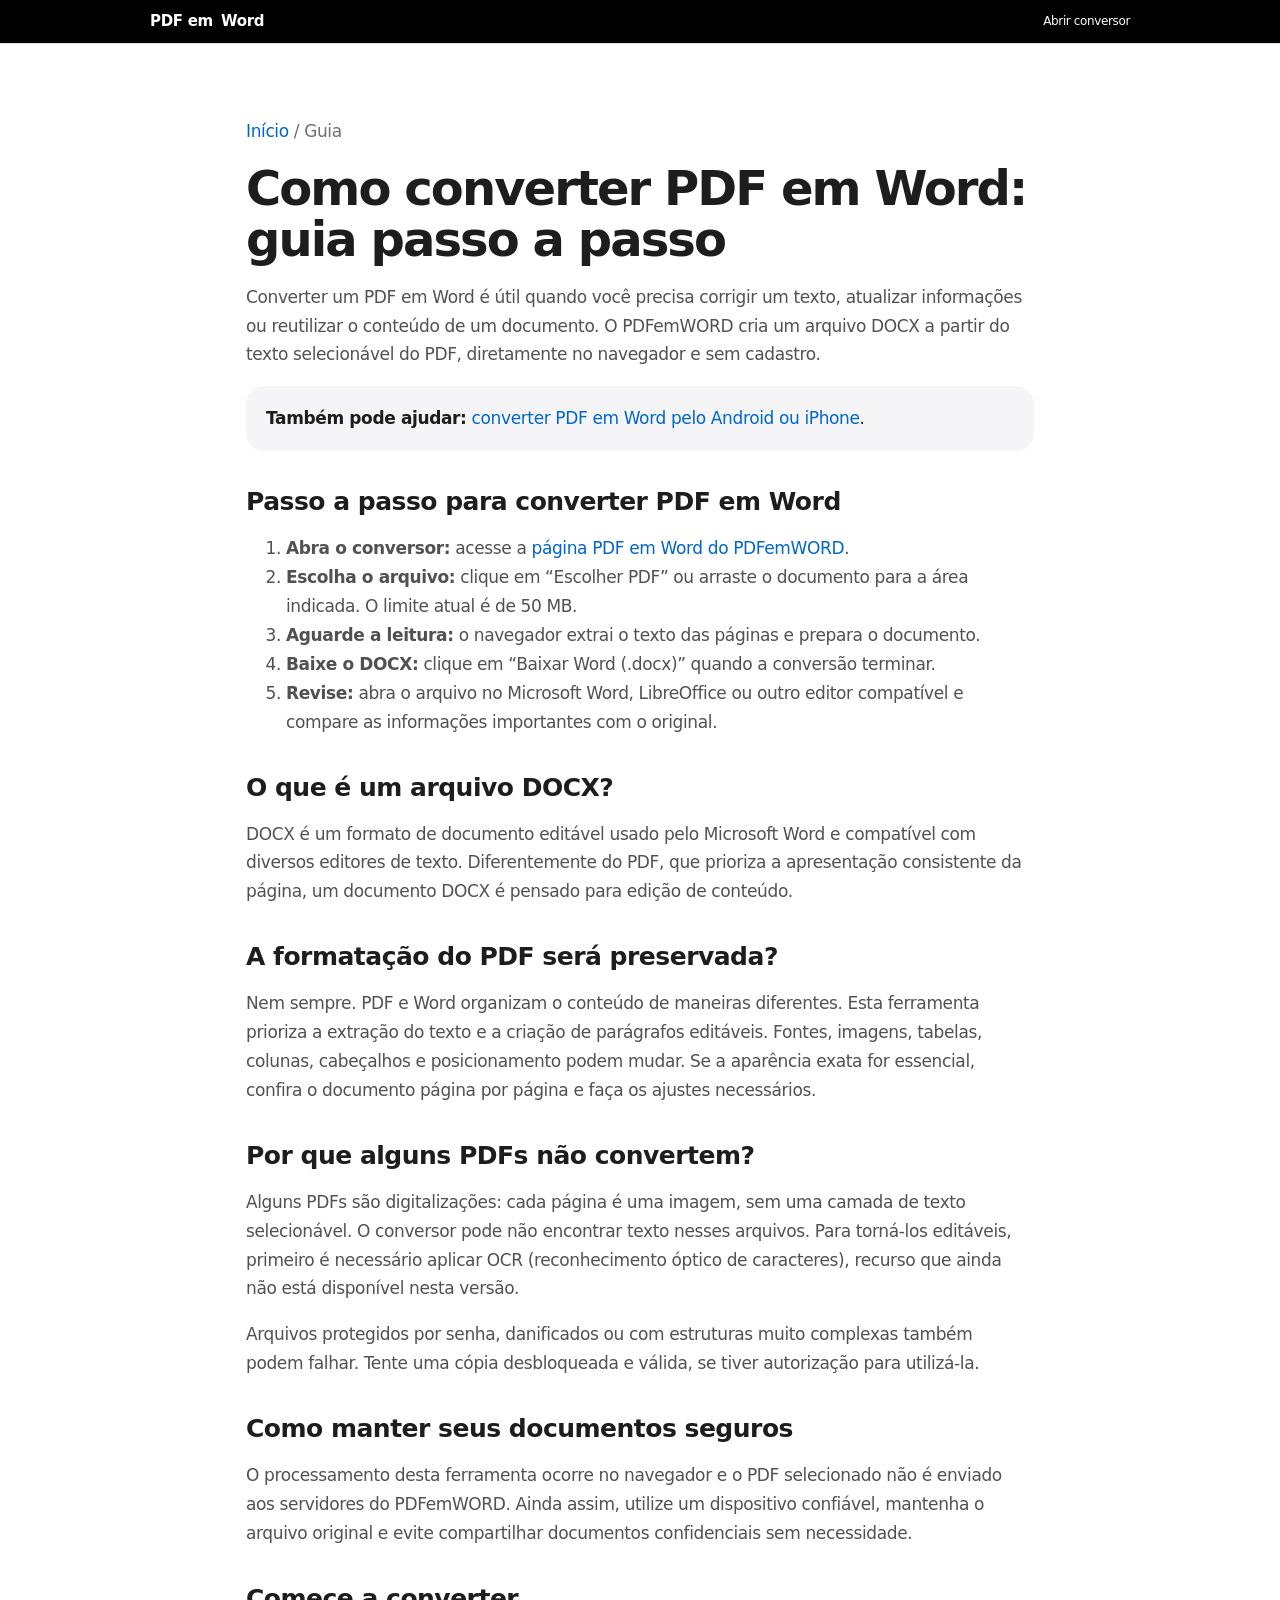
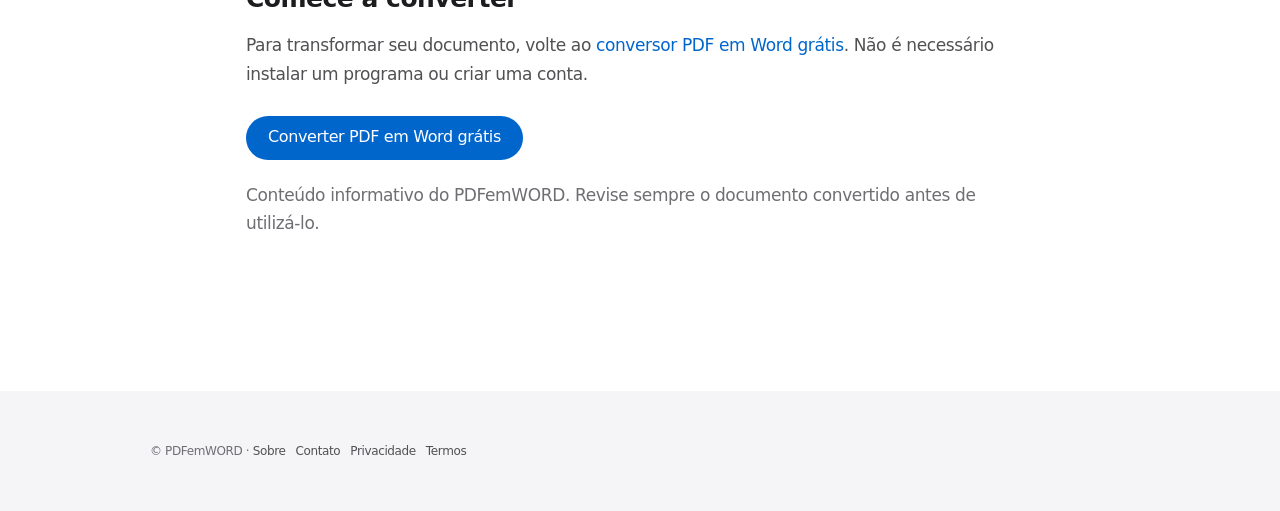
<file: como-converter-pdf-em-word.html>
<!doctype html>
<html lang="pt-BR">
<head>
<meta charset="utf-8"><meta name="viewport" content="width=device-width,initial-scale=1">
<title>Como converter PDF em Word: guia passo a passo</title><meta name="description" content="Aprenda como converter PDF em Word grátis, gerar um arquivo DOCX editável e verificar o resultado antes de compartilhar.">
<meta name="robots" content="index,follow,max-image-preview:large"><link rel="canonical" href="https://pdfemword.online/como-converter-pdf-em-word.html">
<meta property="og:type" content="article"><meta property="og:site_name" content="PDFemWORD"><meta property="og:locale" content="pt_BR"><meta property="og:url" content="https://pdfemword.online/como-converter-pdf-em-word.html"><meta property="og:title" content="Como converter PDF em Word: guia passo a passo"><meta property="og:description" content="Aprenda como converter PDF em Word grátis, gerar um arquivo DOCX editável e verificar o resultado antes de compartilhar.">
<meta name="twitter:card" content="summary"><meta name="twitter:title" content="Como converter PDF em Word: guia passo a passo"><meta name="twitter:description" content="Aprenda como converter PDF em Word grátis, gerar um arquivo DOCX editável e verificar o resultado antes de compartilhar.">
<script type="application/ld+json">{"@context":"https://schema.org","@type":"Article","headline":"Como converter PDF em Word: guia passo a passo","description":"Aprenda como converter PDF em Word grátis, gerar um arquivo DOCX editável e verificar o resultado antes de compartilhar.","inLanguage":"pt-BR","mainEntityOfPage":"https://pdfemword.online/como-converter-pdf-em-word.html","publisher":{"@type":"Organization","name":"PDFemWORD","url":"https://pdfemword.online/"}}</script>
<style>
:root{--blue:#3458db;--ink:#172033;--muted:#68738a;--line:#e5e9f2}*{box-sizing:border-box}body{margin:0;background:#f7f8fc;color:var(--ink);font:16px/1.75 system-ui,-apple-system,BlinkMacSystemFont,"Segoe UI",sans-serif}.shell{width:min(920px,calc(100% - 32px));margin:auto}header{height:76px;display:flex;align-items:center;justify-content:space-between;border-bottom:1px solid var(--line)}a{color:var(--blue)}.brand{font-weight:800;text-decoration:none;color:var(--ink);font-size:19px}.brand em{font-style:normal;color:var(--blue)}main{padding:44px 0 60px}.panel{background:#fff;border:1px solid var(--line);border-radius:18px;padding:clamp(22px,5vw,42px)}h1{font-size:clamp(30px,5vw,42px);line-height:1.15;letter-spacing:-1px;margin:0 0 14px}h2{font-size:23px;line-height:1.3;margin:30px 0 8px}h3{font-size:18px;margin:22px 0 6px}.muted{color:var(--muted)}.cta{display:inline-block;background:var(--blue);color:#fff;text-decoration:none;font-weight:700;padding:12px 18px;border-radius:10px;margin:10px 0 4px}footer{border-top:1px solid var(--line);padding:22px 0;color:var(--muted);font-size:13px}footer a{margin-right:10px}@media(max-width:600px){main{padding:28px 0}.panel{padding:22px}}
</style>

  <link rel="stylesheet" href="/apple-design.css">
</head>
<body><header class="shell"><a class="brand" href="/">PDF em <em>Word</em></a><a href="/">Abrir conversor</a></header>
<main class="shell"><article class="panel"><p class="muted"><a href="/">Início</a> / Guia</p><h1>Como converter PDF em Word: guia passo a passo</h1><p>Converter um PDF em Word é útil quando você precisa corrigir um texto, atualizar informações ou reutilizar o conteúdo de um documento. O PDFemWORD cria um arquivo DOCX a partir do texto selecionável do PDF, diretamente no navegador e sem cadastro.</p>
<div class="seo-note"><strong>Também pode ajudar:</strong> <a href="/pdf-em-word-no-celular.html">converter PDF em Word pelo Android ou iPhone</a>.</div>
<h2>Passo a passo para converter PDF em Word</h2>
<ol><li><strong>Abra o conversor:</strong> acesse a <a href="/">página PDF em Word do PDFemWORD</a>.</li><li><strong>Escolha o arquivo:</strong> clique em “Escolher PDF” ou arraste o documento para a área indicada. O limite atual é de 50 MB.</li><li><strong>Aguarde a leitura:</strong> o navegador extrai o texto das páginas e prepara o documento.</li><li><strong>Baixe o DOCX:</strong> clique em “Baixar Word (.docx)” quando a conversão terminar.</li><li><strong>Revise:</strong> abra o arquivo no Microsoft Word, LibreOffice ou outro editor compatível e compare as informações importantes com o original.</li></ol>
<h2>O que é um arquivo DOCX?</h2><p>DOCX é um formato de documento editável usado pelo Microsoft Word e compatível com diversos editores de texto. Diferentemente do PDF, que prioriza a apresentação consistente da página, um documento DOCX é pensado para edição de conteúdo.</p>
<h2>A formatação do PDF será preservada?</h2><p>Nem sempre. PDF e Word organizam o conteúdo de maneiras diferentes. Esta ferramenta prioriza a extração do texto e a criação de parágrafos editáveis. Fontes, imagens, tabelas, colunas, cabeçalhos e posicionamento podem mudar. Se a aparência exata for essencial, confira o documento página por página e faça os ajustes necessários.</p>
<h2>Por que alguns PDFs não convertem?</h2><p>Alguns PDFs são digitalizações: cada página é uma imagem, sem uma camada de texto selecionável. O conversor pode não encontrar texto nesses arquivos. Para torná-los editáveis, primeiro é necessário aplicar OCR (reconhecimento óptico de caracteres), recurso que ainda não está disponível nesta versão.</p><p>Arquivos protegidos por senha, danificados ou com estruturas muito complexas também podem falhar. Tente uma cópia desbloqueada e válida, se tiver autorização para utilizá-la.</p>
<h2>Como manter seus documentos seguros</h2><p>O processamento desta ferramenta ocorre no navegador e o PDF selecionado não é enviado aos servidores do PDFemWORD. Ainda assim, utilize um dispositivo confiável, mantenha o arquivo original e evite compartilhar documentos confidenciais sem necessidade.</p>
<h2>Comece a converter</h2><p>Para transformar seu documento, volte ao <a href="/">conversor PDF em Word grátis</a>. Não é necessário instalar um programa ou criar uma conta.</p><p><a class="cta" href="/">Converter PDF em Word grátis</a></p><p class="muted">Conteúdo informativo do PDFemWORD. Revise sempre o documento convertido antes de utilizá-lo.</p></article></main>
<footer><div class="shell">© PDFemWORD · <a href="/about.html">Sobre</a><a href="/contact.html">Contato</a><a href="/privacy-policy.html">Privacidade</a><a href="/terms.html">Termos</a></div></footer></body></html>
</file>
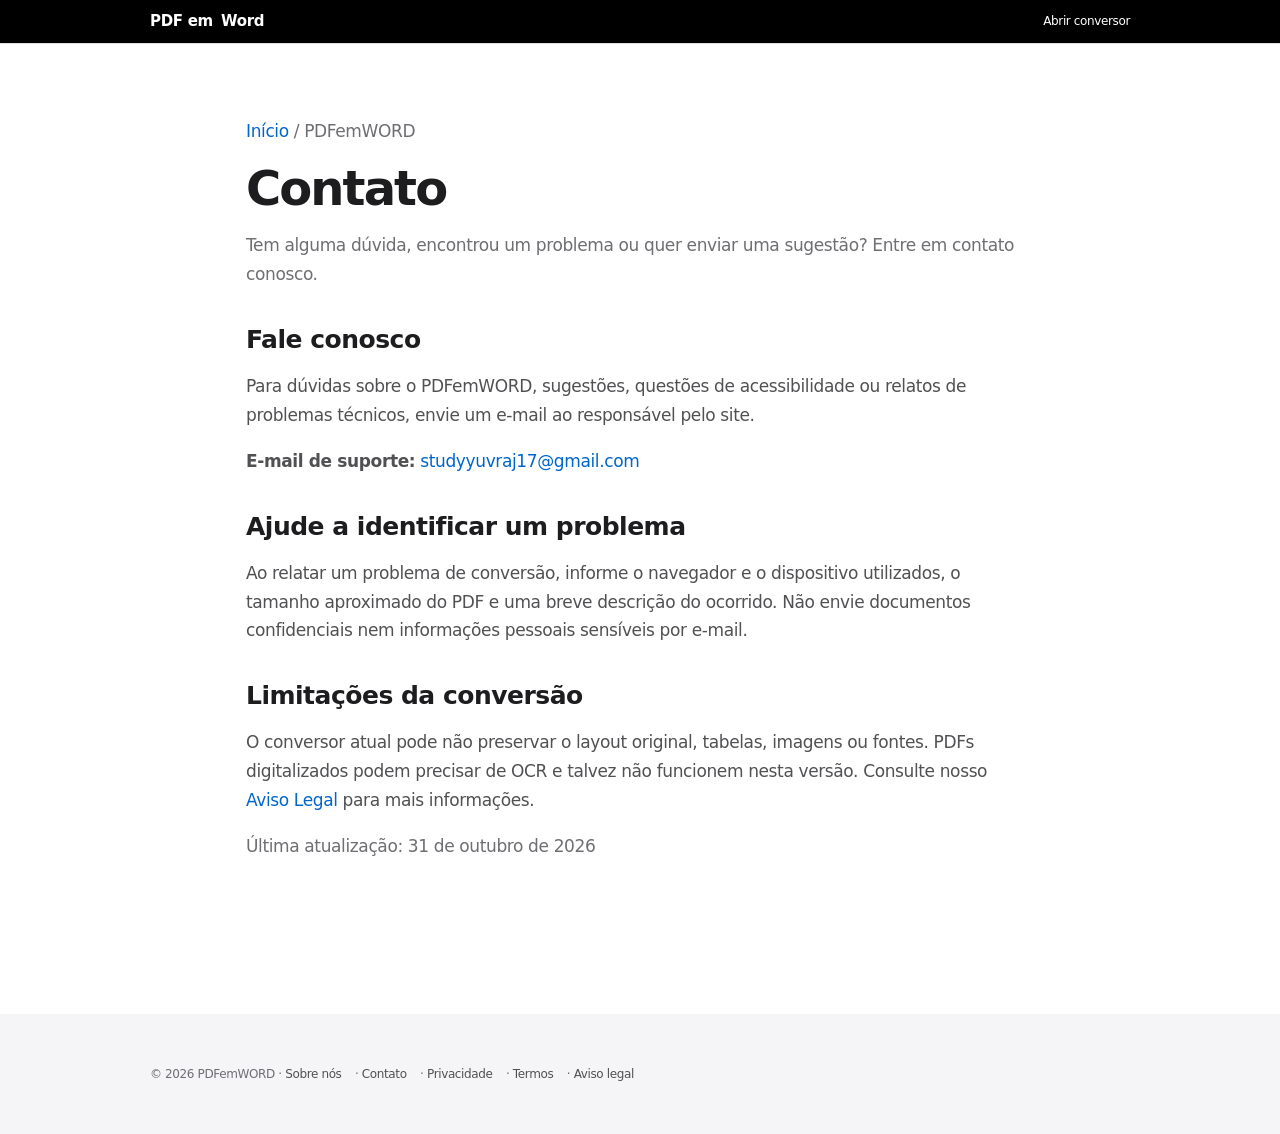
<file: contact.html>
<!doctype html><html lang="pt-BR"><head><meta charset="utf-8"><meta name="viewport" content="width=device-width,initial-scale=1"><meta name="description" content="Entre em contato com o PDFemWORD para suporte, sugestões e dúvidas sobre o conversor de PDF para Word."><title>Contato | PDFemWORD</title><link rel="canonical" href="https://pdfemword.online/contact.html"><meta name="robots" content="index,follow"><meta property="og:type" content="website"><meta property="og:site_name" content="PDFemWORD"><meta property="og:url" content="https://pdfemword.online/contact.html"><meta property="og:title" content="Contato | PDFemWORD"><meta property="og:description" content="Entre em contato com o PDFemWORD para suporte, sugestões e dúvidas sobre o conversor de PDF para Word."><meta property="og:locale" content="pt_BR"><meta name="twitter:card" content="summary"><meta name="twitter:title" content="Contato | PDFemWORD"><meta name="twitter:description" content="Entre em contato com o PDFemWORD para suporte, sugestões e dúvidas sobre o conversor de PDF para Word."><style>:root{--blue:#3458db;--ink:#172033;--muted:#68738a;--line:#e5e9f2}*{box-sizing:border-box}body{margin:0;background:#f7f8fc;color:var(--ink);font:16px/1.7 system-ui,-apple-system,BlinkMacSystemFont,"Segoe UI",sans-serif}.shell{width:min(920px,calc(100% - 32px));margin:auto}header{height:76px;display:flex;align-items:center;justify-content:space-between;border-bottom:1px solid var(--line)}a{color:var(--blue)}.brand{font-weight:800;text-decoration:none;color:var(--ink);font-size:19px}.brand em{font-style:normal;color:var(--blue)}main{padding:44px 0 60px}.panel{background:#fff;border:1px solid var(--line);border-radius:18px;padding:clamp(22px,5vw,42px)}h1{font-size:clamp(30px,5vw,42px);line-height:1.15;letter-spacing:-1px;margin:0 0 14px}h2{font-size:22px;line-height:1.3;margin:28px 0 8px}p,li{color:#465168}.muted{color:var(--muted)}footer{border-top:1px solid var(--line);padding:22px 0;color:var(--muted);font-size:13px}footer a{margin-right:10px}@media(max-width:600px){main{padding:28px 0}.panel{padding:22px}}</style>
  <link rel="stylesheet" href="/apple-design.css">
</head><body><header class="shell"><a class="brand" href="/">PDF em <em>Word</em></a><a href="/">Abrir conversor</a></header><main class="shell"><article class="panel"><p class="muted"><a href="/">Início</a> / PDFemWORD</p><h1>Contato</h1><p class="muted">Tem alguma dúvida, encontrou um problema ou quer enviar uma sugestão? Entre em contato conosco.</p><h2>Fale conosco</h2><p>Para dúvidas sobre o PDFemWORD, sugestões, questões de acessibilidade ou relatos de problemas técnicos, envie um e-mail ao responsável pelo site.</p><p><strong>E-mail de suporte:</strong> <a href="mailto:studyyuvraj17@gmail.com">studyyuvraj17@gmail.com</a></p><h2>Ajude a identificar um problema</h2><p>Ao relatar um problema de conversão, informe o navegador e o dispositivo utilizados, o tamanho aproximado do PDF e uma breve descrição do ocorrido. Não envie documentos confidenciais nem informações pessoais sensíveis por e-mail.</p><h2>Limitações da conversão</h2><p>O conversor atual pode não preservar o layout original, tabelas, imagens ou fontes. PDFs digitalizados podem precisar de OCR e talvez não funcionem nesta versão. Consulte nosso <a href="/disclaimer.html">Aviso Legal</a> para mais informações.</p><p class="muted">Última atualização: 31 de outubro de 2026</p></article></main><footer><div class="shell">© <span id="y"></span> PDFemWORD · <a href="/about.html">Sobre nós</a> · <a href="/contact.html">Contato</a> · <a href="/privacy-policy.html">Privacidade</a> · <a href="/terms.html">Termos</a> · <a href="/disclaimer.html">Aviso legal</a></div></footer><script>document.getElementById("y").textContent=new Date().getFullYear()</script></body></html>
</file>
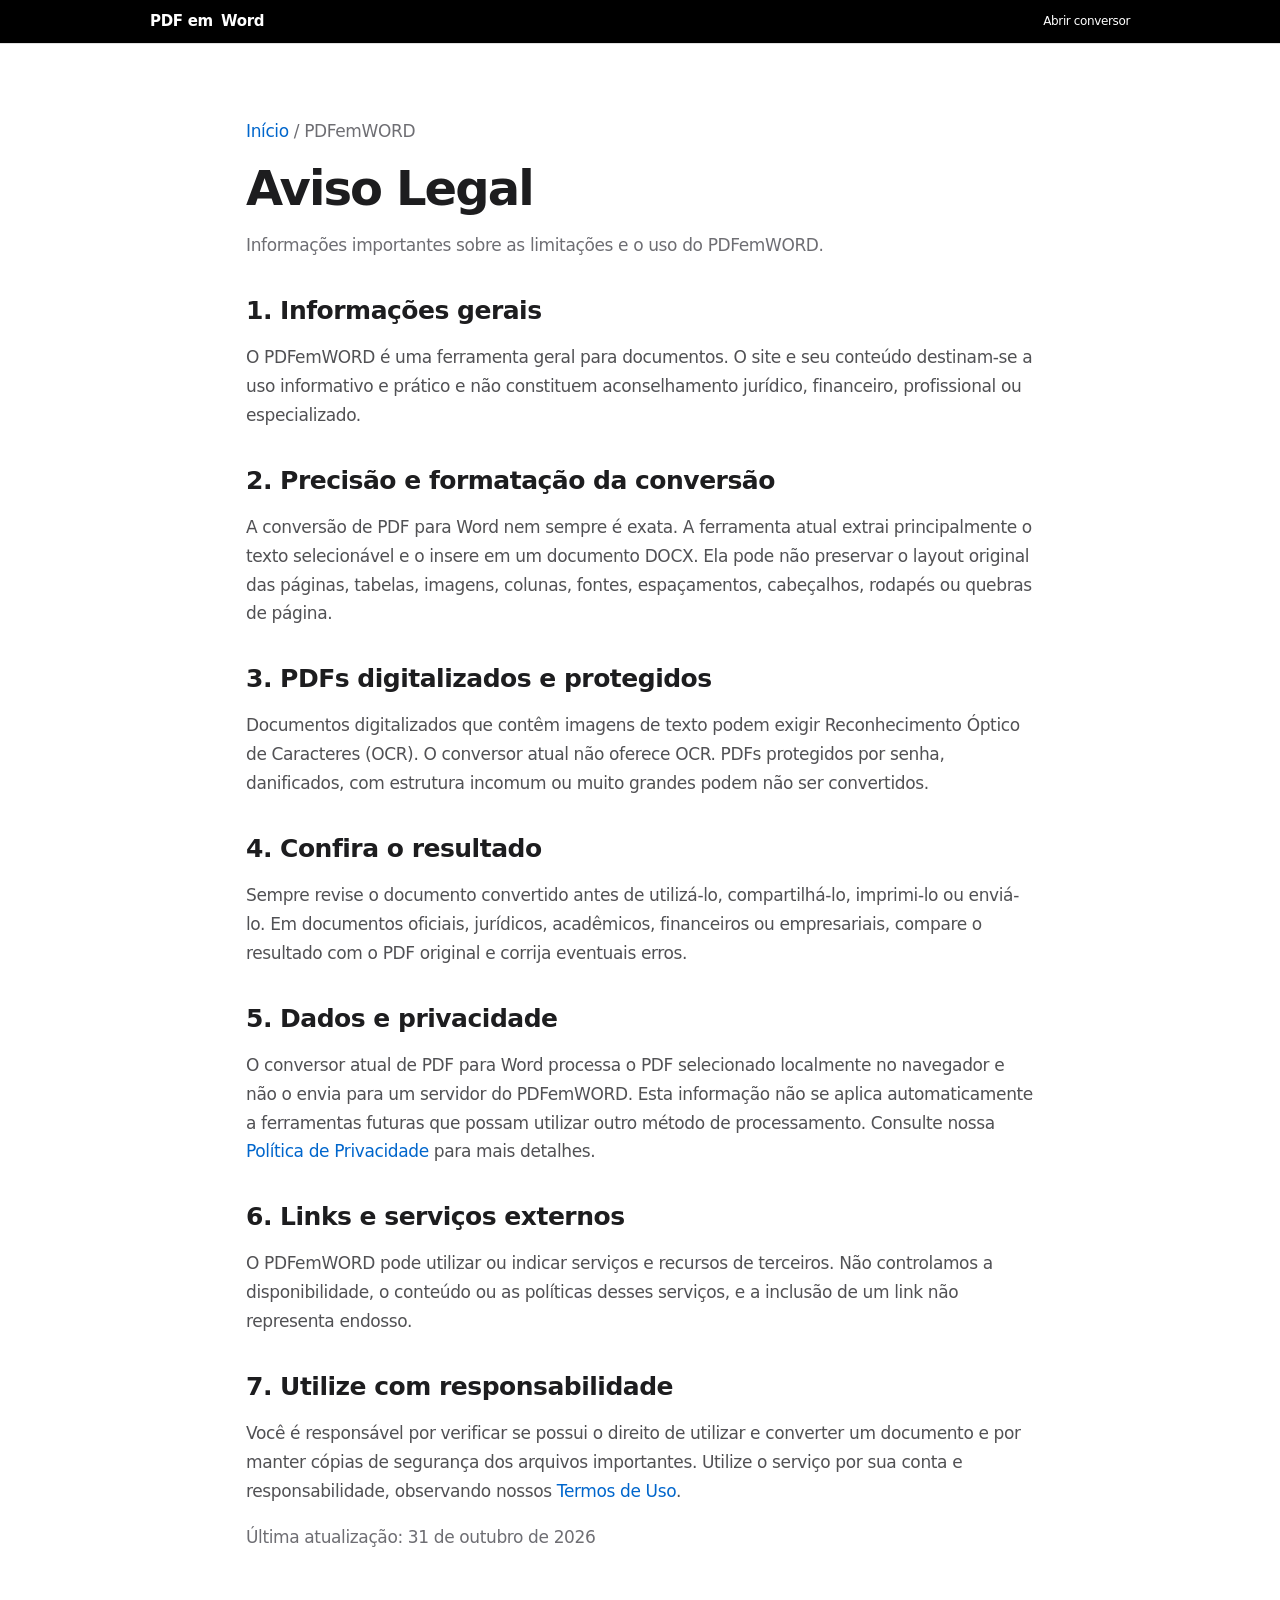
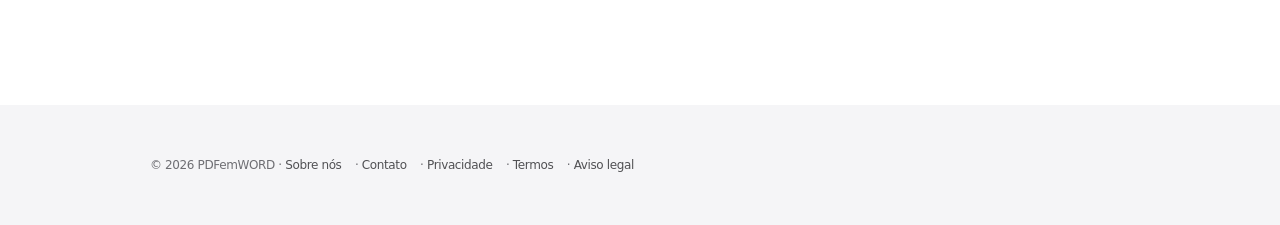
<file: disclaimer.html>
<!doctype html><html lang="pt-BR"><head><meta charset="utf-8"><meta name="viewport" content="width=device-width,initial-scale=1"><meta name="description" content="Saiba mais sobre a precisão da conversão no PDFemWORD, PDFs digitalizados, limitações de OCR e uso responsável."><title>Aviso Legal | PDFemWORD</title><link rel="canonical" href="https://pdfemword.online/disclaimer.html"><meta name="robots" content="index,follow"><meta property="og:type" content="website"><meta property="og:site_name" content="PDFemWORD"><meta property="og:url" content="https://pdfemword.online/disclaimer.html"><meta property="og:title" content="Aviso Legal | PDFemWORD"><meta property="og:description" content="Saiba mais sobre a precisão da conversão no PDFemWORD, PDFs digitalizados, limitações de OCR e uso responsável."><meta property="og:locale" content="pt_BR"><meta name="twitter:card" content="summary"><meta name="twitter:title" content="Aviso Legal | PDFemWORD"><meta name="twitter:description" content="Saiba mais sobre a precisão da conversão no PDFemWORD, PDFs digitalizados, limitações de OCR e uso responsável."><style>:root{--blue:#3458db;--ink:#172033;--muted:#68738a;--line:#e5e9f2}*{box-sizing:border-box}body{margin:0;background:#f7f8fc;color:var(--ink);font:16px/1.7 system-ui,-apple-system,BlinkMacSystemFont,"Segoe UI",sans-serif}.shell{width:min(920px,calc(100% - 32px));margin:auto}header{height:76px;display:flex;align-items:center;justify-content:space-between;border-bottom:1px solid var(--line)}a{color:var(--blue)}.brand{font-weight:800;text-decoration:none;color:var(--ink);font-size:19px}.brand em{font-style:normal;color:var(--blue)}main{padding:44px 0 60px}.panel{background:#fff;border:1px solid var(--line);border-radius:18px;padding:clamp(22px,5vw,42px)}h1{font-size:clamp(30px,5vw,42px);line-height:1.15;letter-spacing:-1px;margin:0 0 14px}h2{font-size:22px;line-height:1.3;margin:28px 0 8px}p,li{color:#465168}.muted{color:var(--muted)}footer{border-top:1px solid var(--line);padding:22px 0;color:var(--muted);font-size:13px}footer a{margin-right:10px}@media(max-width:600px){main{padding:28px 0}.panel{padding:22px}}</style>
  <link rel="stylesheet" href="/apple-design.css">
</head><body><header class="shell"><a class="brand" href="/">PDF em <em>Word</em></a><a href="/">Abrir conversor</a></header><main class="shell"><article class="panel"><p class="muted"><a href="/">Início</a> / PDFemWORD</p><h1>Aviso Legal</h1><p class="muted">Informações importantes sobre as limitações e o uso do PDFemWORD.</p><h2>1. Informações gerais</h2><p>O PDFemWORD é uma ferramenta geral para documentos. O site e seu conteúdo destinam-se a uso informativo e prático e não constituem aconselhamento jurídico, financeiro, profissional ou especializado.</p><h2>2. Precisão e formatação da conversão</h2><p>A conversão de PDF para Word nem sempre é exata. A ferramenta atual extrai principalmente o texto selecionável e o insere em um documento DOCX. Ela pode não preservar o layout original das páginas, tabelas, imagens, colunas, fontes, espaçamentos, cabeçalhos, rodapés ou quebras de página.</p><h2>3. PDFs digitalizados e protegidos</h2><p>Documentos digitalizados que contêm imagens de texto podem exigir Reconhecimento Óptico de Caracteres (OCR). O conversor atual não oferece OCR. PDFs protegidos por senha, danificados, com estrutura incomum ou muito grandes podem não ser convertidos.</p><h2>4. Confira o resultado</h2><p>Sempre revise o documento convertido antes de utilizá-lo, compartilhá-lo, imprimi-lo ou enviá-lo. Em documentos oficiais, jurídicos, acadêmicos, financeiros ou empresariais, compare o resultado com o PDF original e corrija eventuais erros.</p><h2>5. Dados e privacidade</h2><p>O conversor atual de PDF para Word processa o PDF selecionado localmente no navegador e não o envia para um servidor do PDFemWORD. Esta informação não se aplica automaticamente a ferramentas futuras que possam utilizar outro método de processamento. Consulte nossa <a href="/privacy-policy.html">Política de Privacidade</a> para mais detalhes.</p><h2>6. Links e serviços externos</h2><p>O PDFemWORD pode utilizar ou indicar serviços e recursos de terceiros. Não controlamos a disponibilidade, o conteúdo ou as políticas desses serviços, e a inclusão de um link não representa endosso.</p><h2>7. Utilize com responsabilidade</h2><p>Você é responsável por verificar se possui o direito de utilizar e converter um documento e por manter cópias de segurança dos arquivos importantes. Utilize o serviço por sua conta e responsabilidade, observando nossos <a href="/terms.html">Termos de Uso</a>.</p><p class="muted">Última atualização: 31 de outubro de 2026</p></article></main><footer><div class="shell">© <span id="y"></span> PDFemWORD · <a href="/about.html">Sobre nós</a> · <a href="/contact.html">Contato</a> · <a href="/privacy-policy.html">Privacidade</a> · <a href="/terms.html">Termos</a> · <a href="/disclaimer.html">Aviso legal</a></div></footer><script>document.getElementById("y").textContent=new Date().getFullYear()</script></body></html>
</file>
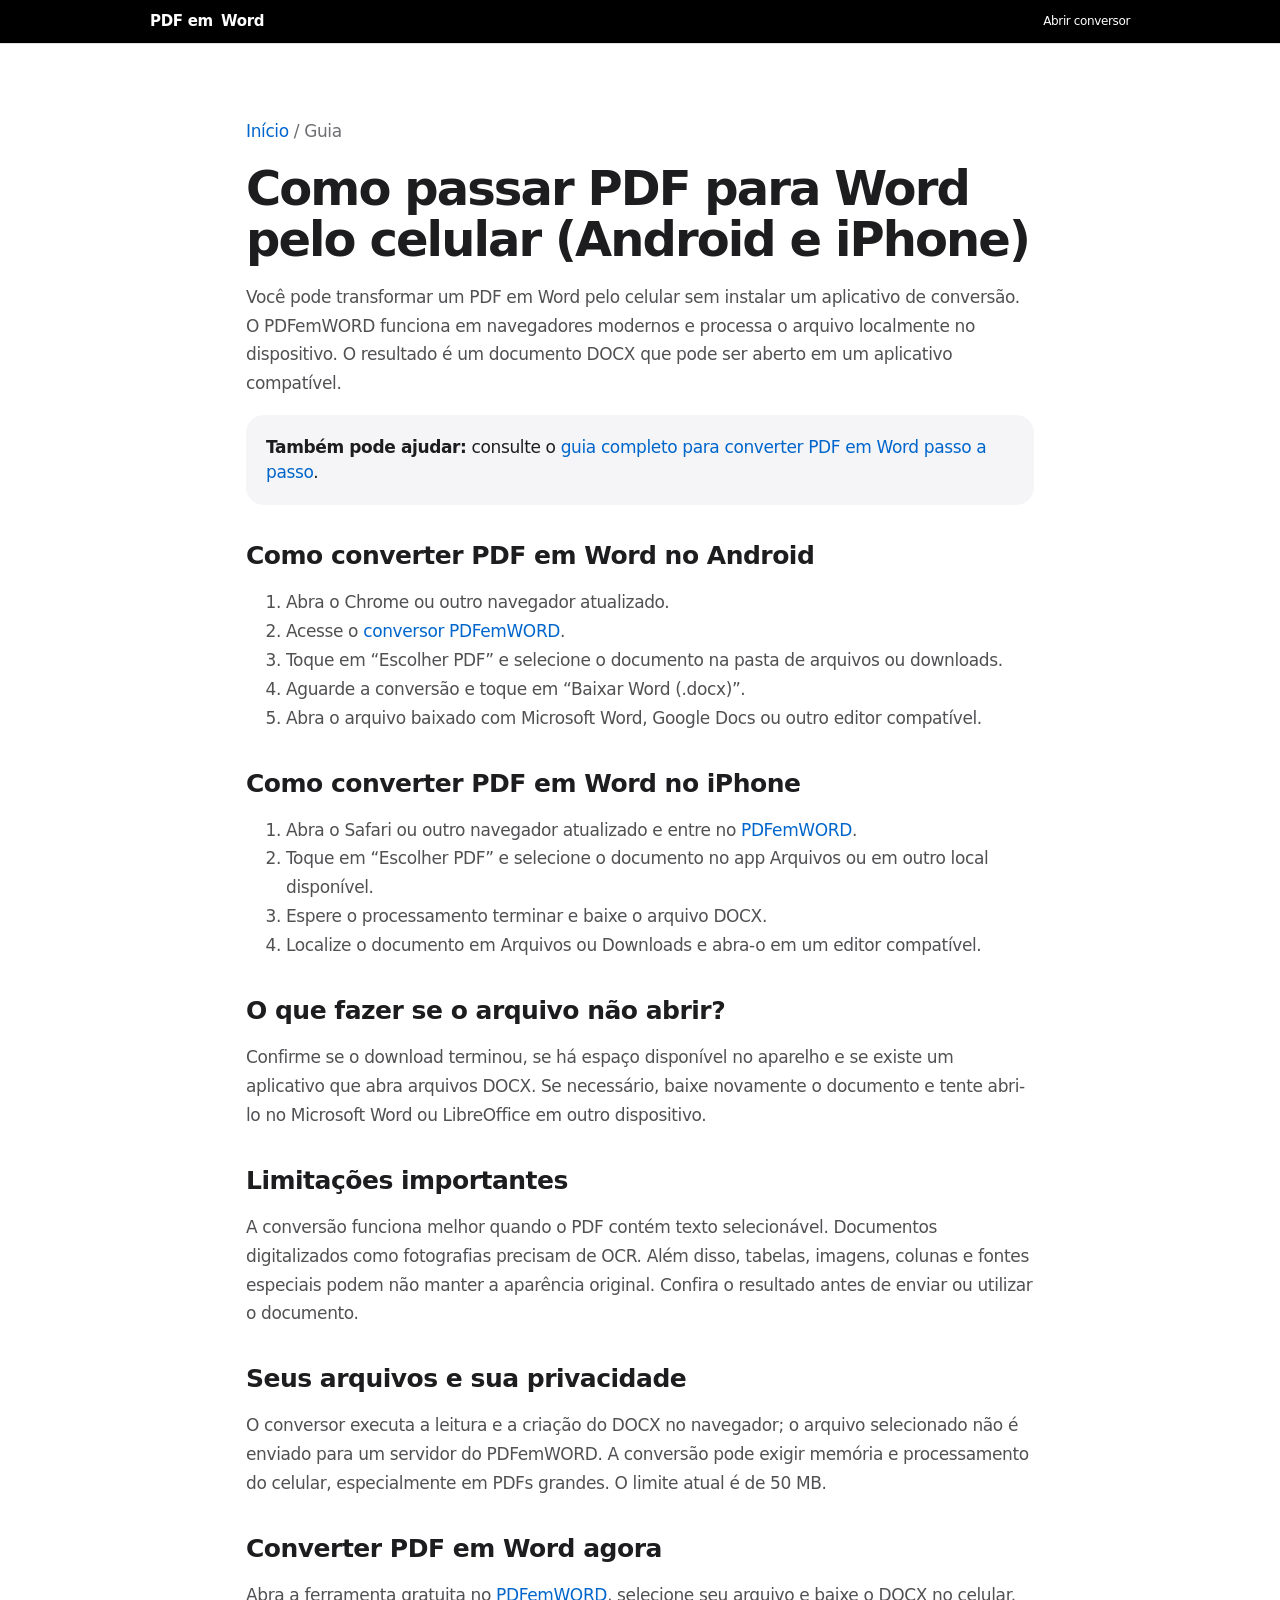
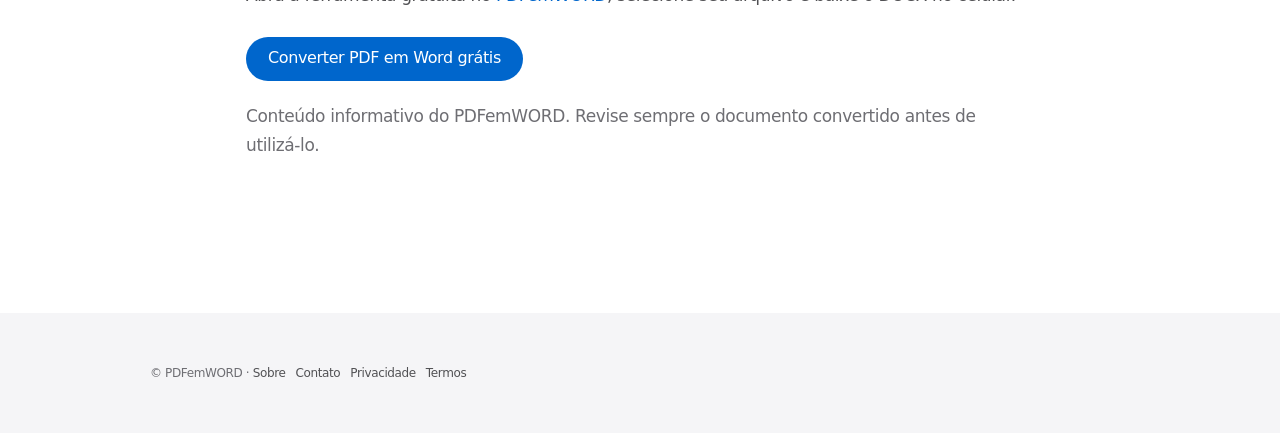
<file: pdf-em-word-no-celular.html>
<!doctype html>
<html lang="pt-BR">
<head>
<meta charset="utf-8"><meta name="viewport" content="width=device-width,initial-scale=1">
<title>Como passar PDF para Word pelo celular (Android e iPhone)</title><meta name="description" content="Veja como converter PDF em Word pelo celular Android ou iPhone usando o navegador e baixar um documento DOCX editável.">
<meta name="robots" content="index,follow,max-image-preview:large"><link rel="canonical" href="https://pdfemword.online/pdf-em-word-no-celular.html">
<meta property="og:type" content="article"><meta property="og:site_name" content="PDFemWORD"><meta property="og:locale" content="pt_BR"><meta property="og:url" content="https://pdfemword.online/pdf-em-word-no-celular.html"><meta property="og:title" content="Como passar PDF para Word pelo celular (Android e iPhone)"><meta property="og:description" content="Veja como converter PDF em Word pelo celular Android ou iPhone usando o navegador e baixar um documento DOCX editável.">
<meta name="twitter:card" content="summary"><meta name="twitter:title" content="Como passar PDF para Word pelo celular (Android e iPhone)"><meta name="twitter:description" content="Veja como converter PDF em Word pelo celular Android ou iPhone usando o navegador e baixar um documento DOCX editável.">
<script type="application/ld+json">{"@context":"https://schema.org","@type":"Article","headline":"Como passar PDF para Word pelo celular (Android e iPhone)","description":"Veja como converter PDF em Word pelo celular Android ou iPhone usando o navegador e baixar um documento DOCX editável.","inLanguage":"pt-BR","mainEntityOfPage":"https://pdfemword.online/pdf-em-word-no-celular.html","publisher":{"@type":"Organization","name":"PDFemWORD","url":"https://pdfemword.online/"}}</script>
<style>
:root{--blue:#3458db;--ink:#172033;--muted:#68738a;--line:#e5e9f2}*{box-sizing:border-box}body{margin:0;background:#f7f8fc;color:var(--ink);font:16px/1.75 system-ui,-apple-system,BlinkMacSystemFont,"Segoe UI",sans-serif}.shell{width:min(920px,calc(100% - 32px));margin:auto}header{height:76px;display:flex;align-items:center;justify-content:space-between;border-bottom:1px solid var(--line)}a{color:var(--blue)}.brand{font-weight:800;text-decoration:none;color:var(--ink);font-size:19px}.brand em{font-style:normal;color:var(--blue)}main{padding:44px 0 60px}.panel{background:#fff;border:1px solid var(--line);border-radius:18px;padding:clamp(22px,5vw,42px)}h1{font-size:clamp(30px,5vw,42px);line-height:1.15;letter-spacing:-1px;margin:0 0 14px}h2{font-size:23px;line-height:1.3;margin:30px 0 8px}h3{font-size:18px;margin:22px 0 6px}.muted{color:var(--muted)}.cta{display:inline-block;background:var(--blue);color:#fff;text-decoration:none;font-weight:700;padding:12px 18px;border-radius:10px;margin:10px 0 4px}footer{border-top:1px solid var(--line);padding:22px 0;color:var(--muted);font-size:13px}footer a{margin-right:10px}@media(max-width:600px){main{padding:28px 0}.panel{padding:22px}}
</style>

  <link rel="stylesheet" href="/apple-design.css">
</head>
<body><header class="shell"><a class="brand" href="/">PDF em <em>Word</em></a><a href="/">Abrir conversor</a></header>
<main class="shell"><article class="panel"><p class="muted"><a href="/">Início</a> / Guia</p><h1>Como passar PDF para Word pelo celular (Android e iPhone)</h1><p>Você pode transformar um PDF em Word pelo celular sem instalar um aplicativo de conversão. O PDFemWORD funciona em navegadores modernos e processa o arquivo localmente no dispositivo. O resultado é um documento DOCX que pode ser aberto em um aplicativo compatível.</p>
<div class="seo-note"><strong>Também pode ajudar:</strong> consulte o <a href="/como-converter-pdf-em-word.html">guia completo para converter PDF em Word passo a passo</a>.</div>
<h2>Como converter PDF em Word no Android</h2><ol><li>Abra o Chrome ou outro navegador atualizado.</li><li>Acesse o <a href="/">conversor PDFemWORD</a>.</li><li>Toque em “Escolher PDF” e selecione o documento na pasta de arquivos ou downloads.</li><li>Aguarde a conversão e toque em “Baixar Word (.docx)”.</li><li>Abra o arquivo baixado com Microsoft Word, Google Docs ou outro editor compatível.</li></ol>
<h2>Como converter PDF em Word no iPhone</h2><ol><li>Abra o Safari ou outro navegador atualizado e entre no <a href="/">PDFemWORD</a>.</li><li>Toque em “Escolher PDF” e selecione o documento no app Arquivos ou em outro local disponível.</li><li>Espere o processamento terminar e baixe o arquivo DOCX.</li><li>Localize o documento em Arquivos ou Downloads e abra-o em um editor compatível.</li></ol>
<h2>O que fazer se o arquivo não abrir?</h2><p>Confirme se o download terminou, se há espaço disponível no aparelho e se existe um aplicativo que abra arquivos DOCX. Se necessário, baixe novamente o documento e tente abri-lo no Microsoft Word ou LibreOffice em outro dispositivo.</p>
<h2>Limitações importantes</h2><p>A conversão funciona melhor quando o PDF contém texto selecionável. Documentos digitalizados como fotografias precisam de OCR. Além disso, tabelas, imagens, colunas e fontes especiais podem não manter a aparência original. Confira o resultado antes de enviar ou utilizar o documento.</p>
<h2>Seus arquivos e sua privacidade</h2><p>O conversor executa a leitura e a criação do DOCX no navegador; o arquivo selecionado não é enviado para um servidor do PDFemWORD. A conversão pode exigir memória e processamento do celular, especialmente em PDFs grandes. O limite atual é de 50 MB.</p>
<h2>Converter PDF em Word agora</h2><p>Abra a ferramenta gratuita no <a href="/">PDFemWORD</a>, selecione seu arquivo e baixe o DOCX no celular.</p><p><a class="cta" href="/">Converter PDF em Word grátis</a></p><p class="muted">Conteúdo informativo do PDFemWORD. Revise sempre o documento convertido antes de utilizá-lo.</p></article></main>
<footer><div class="shell">© PDFemWORD · <a href="/about.html">Sobre</a><a href="/contact.html">Contato</a><a href="/privacy-policy.html">Privacidade</a><a href="/terms.html">Termos</a></div></footer></body></html>
</file>
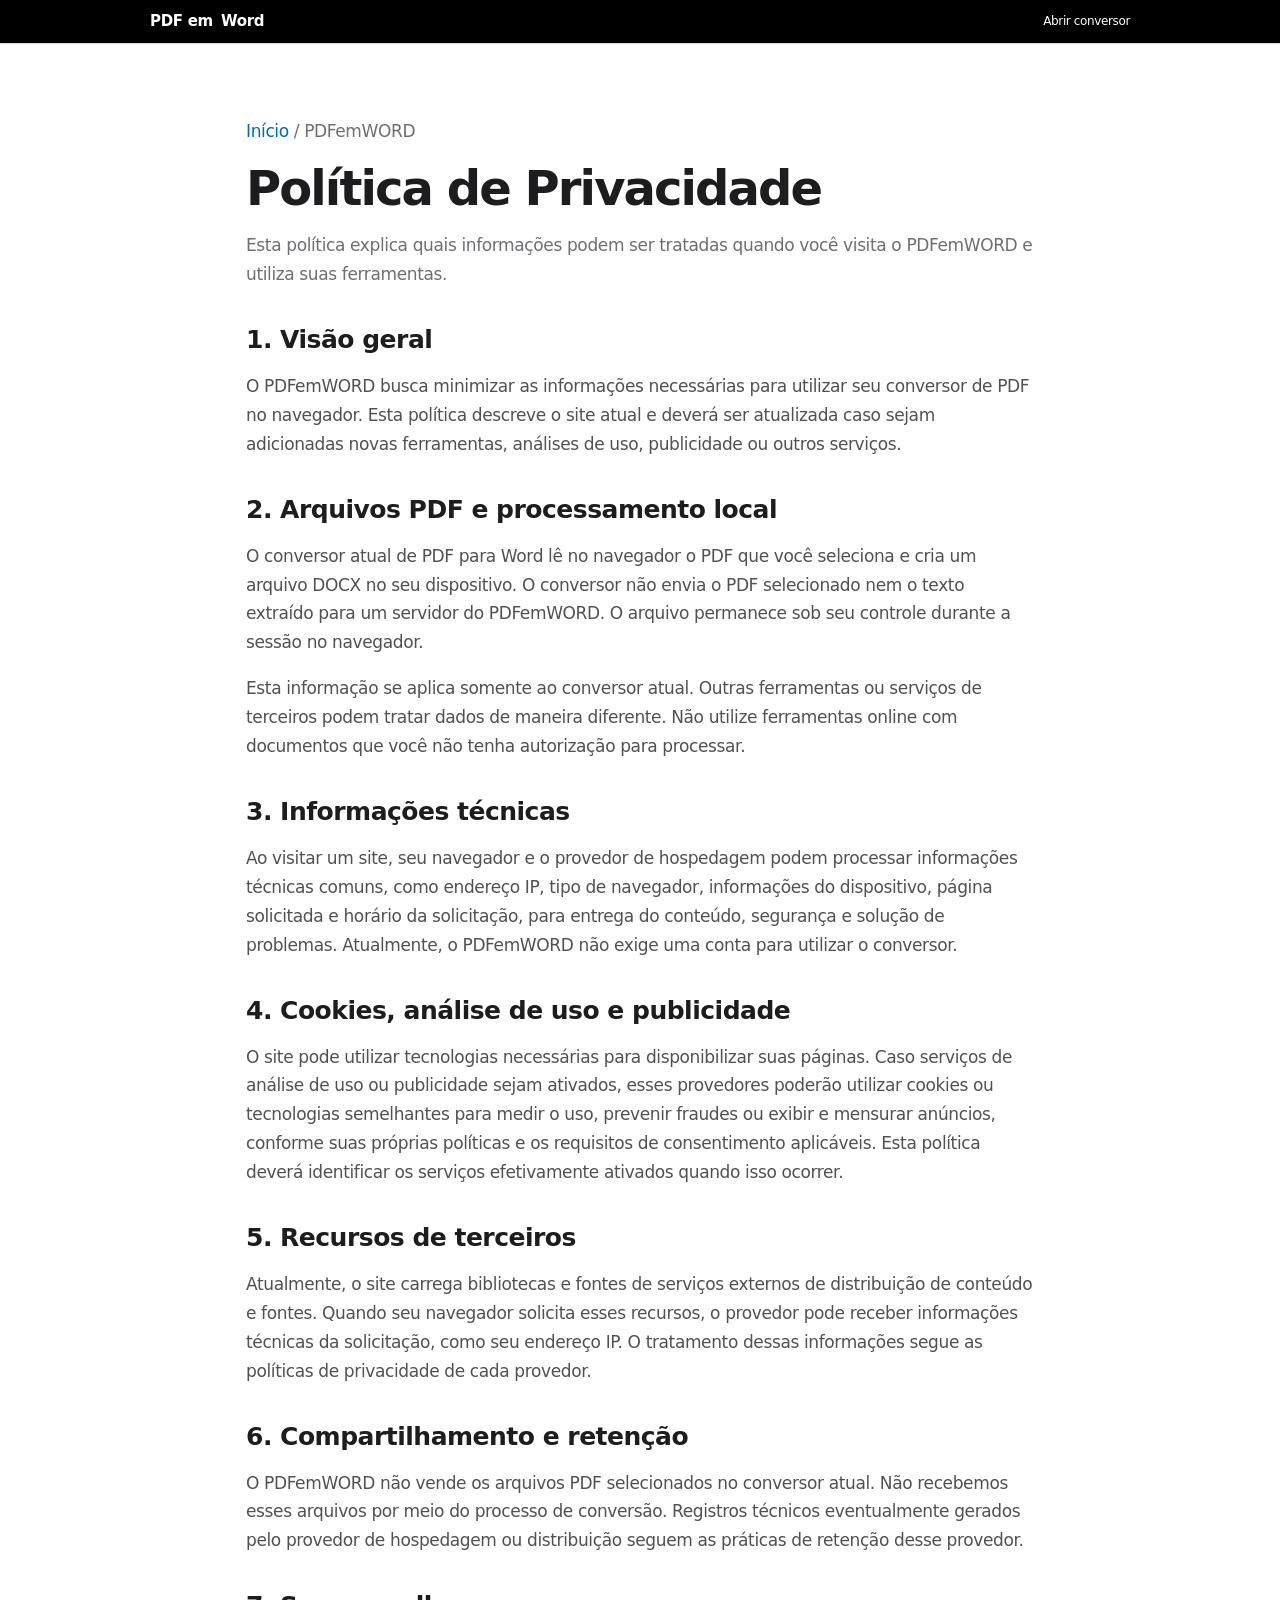
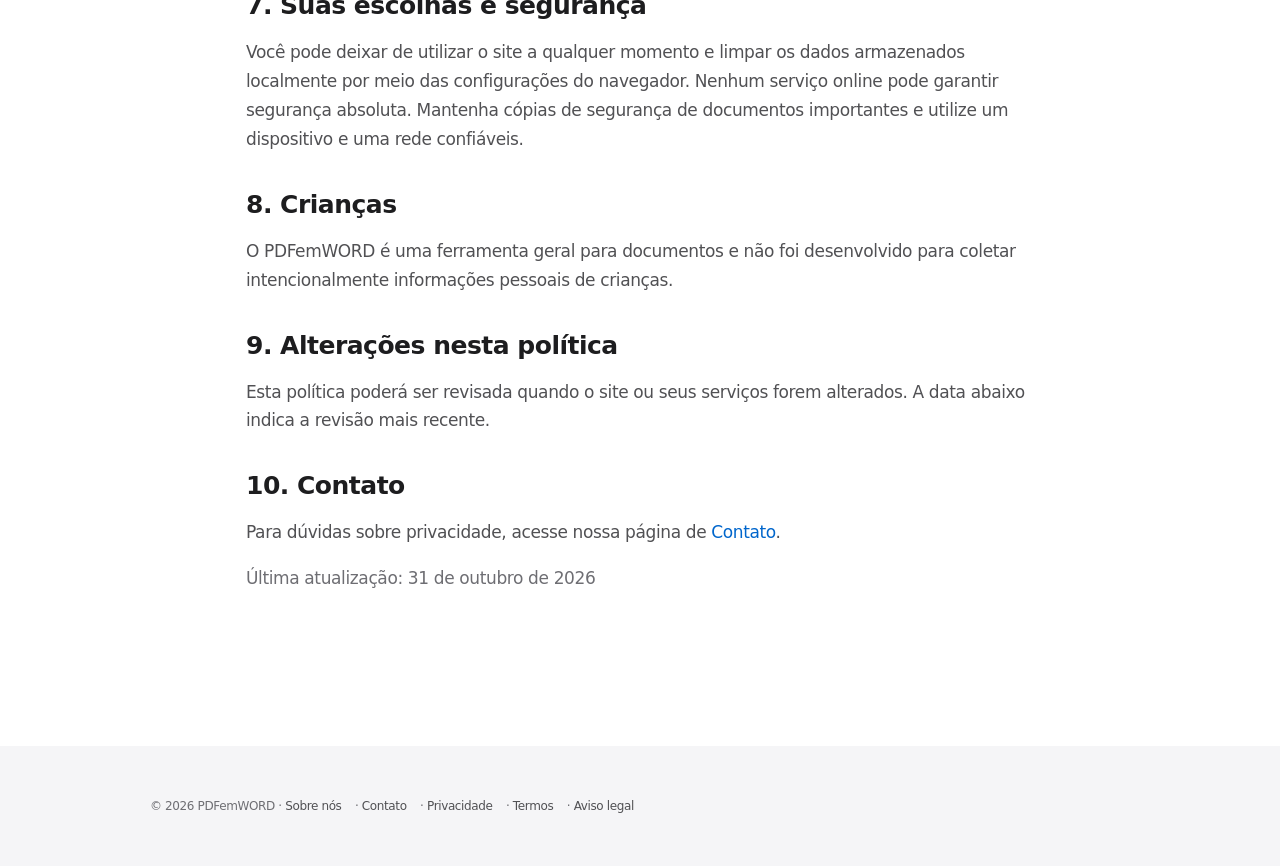
<file: privacy-policy.html>
<!doctype html><html lang="pt-BR"><head><meta charset="utf-8"><meta name="viewport" content="width=device-width,initial-scale=1"><meta name="description" content="Saiba como o PDFemWORD trata arquivos PDF, processamento local no navegador, informações técnicas, cookies e recursos de terceiros."><title>Política de Privacidade | PDFemWORD</title><link rel="canonical" href="https://pdfemword.online/privacy-policy.html"><meta name="robots" content="index,follow"><meta property="og:type" content="website"><meta property="og:site_name" content="PDFemWORD"><meta property="og:url" content="https://pdfemword.online/privacy-policy.html"><meta property="og:title" content="Política de Privacidade | PDFemWORD"><meta property="og:description" content="Saiba como o PDFemWORD trata arquivos PDF, processamento local no navegador, informações técnicas, cookies e recursos de terceiros."><meta property="og:locale" content="pt_BR"><meta name="twitter:card" content="summary"><meta name="twitter:title" content="Política de Privacidade | PDFemWORD"><meta name="twitter:description" content="Saiba como o PDFemWORD trata arquivos PDF, processamento local no navegador, informações técnicas, cookies e recursos de terceiros."><style>:root{--blue:#3458db;--ink:#172033;--muted:#68738a;--line:#e5e9f2}*{box-sizing:border-box}body{margin:0;background:#f7f8fc;color:var(--ink);font:16px/1.7 system-ui,-apple-system,BlinkMacSystemFont,"Segoe UI",sans-serif}.shell{width:min(920px,calc(100% - 32px));margin:auto}header{height:76px;display:flex;align-items:center;justify-content:space-between;border-bottom:1px solid var(--line)}a{color:var(--blue)}.brand{font-weight:800;text-decoration:none;color:var(--ink);font-size:19px}.brand em{font-style:normal;color:var(--blue)}main{padding:44px 0 60px}.panel{background:#fff;border:1px solid var(--line);border-radius:18px;padding:clamp(22px,5vw,42px)}h1{font-size:clamp(30px,5vw,42px);line-height:1.15;letter-spacing:-1px;margin:0 0 14px}h2{font-size:22px;line-height:1.3;margin:28px 0 8px}p,li{color:#465168}.muted{color:var(--muted)}footer{border-top:1px solid var(--line);padding:22px 0;color:var(--muted);font-size:13px}footer a{margin-right:10px}@media(max-width:600px){main{padding:28px 0}.panel{padding:22px}}</style>
  <link rel="stylesheet" href="/apple-design.css">
</head><body><header class="shell"><a class="brand" href="/">PDF em <em>Word</em></a><a href="/">Abrir conversor</a></header><main class="shell"><article class="panel"><p class="muted"><a href="/">Início</a> / PDFemWORD</p><h1>Política de Privacidade</h1><p class="muted">Esta política explica quais informações podem ser tratadas quando você visita o PDFemWORD e utiliza suas ferramentas.</p><h2>1. Visão geral</h2><p>O PDFemWORD busca minimizar as informações necessárias para utilizar seu conversor de PDF no navegador. Esta política descreve o site atual e deverá ser atualizada caso sejam adicionadas novas ferramentas, análises de uso, publicidade ou outros serviços.</p><h2>2. Arquivos PDF e processamento local</h2><p>O conversor atual de PDF para Word lê no navegador o PDF que você seleciona e cria um arquivo DOCX no seu dispositivo. O conversor não envia o PDF selecionado nem o texto extraído para um servidor do PDFemWORD. O arquivo permanece sob seu controle durante a sessão no navegador.</p><p>Esta informação se aplica somente ao conversor atual. Outras ferramentas ou serviços de terceiros podem tratar dados de maneira diferente. Não utilize ferramentas online com documentos que você não tenha autorização para processar.</p><h2>3. Informações técnicas</h2><p>Ao visitar um site, seu navegador e o provedor de hospedagem podem processar informações técnicas comuns, como endereço IP, tipo de navegador, informações do dispositivo, página solicitada e horário da solicitação, para entrega do conteúdo, segurança e solução de problemas. Atualmente, o PDFemWORD não exige uma conta para utilizar o conversor.</p><h2>4. Cookies, análise de uso e publicidade</h2><p>O site pode utilizar tecnologias necessárias para disponibilizar suas páginas. Caso serviços de análise de uso ou publicidade sejam ativados, esses provedores poderão utilizar cookies ou tecnologias semelhantes para medir o uso, prevenir fraudes ou exibir e mensurar anúncios, conforme suas próprias políticas e os requisitos de consentimento aplicáveis. Esta política deverá identificar os serviços efetivamente ativados quando isso ocorrer.</p><h2>5. Recursos de terceiros</h2><p>Atualmente, o site carrega bibliotecas e fontes de serviços externos de distribuição de conteúdo e fontes. Quando seu navegador solicita esses recursos, o provedor pode receber informações técnicas da solicitação, como seu endereço IP. O tratamento dessas informações segue as políticas de privacidade de cada provedor.</p><h2>6. Compartilhamento e retenção</h2><p>O PDFemWORD não vende os arquivos PDF selecionados no conversor atual. Não recebemos esses arquivos por meio do processo de conversão. Registros técnicos eventualmente gerados pelo provedor de hospedagem ou distribuição seguem as práticas de retenção desse provedor.</p><h2>7. Suas escolhas e segurança</h2><p>Você pode deixar de utilizar o site a qualquer momento e limpar os dados armazenados localmente por meio das configurações do navegador. Nenhum serviço online pode garantir segurança absoluta. Mantenha cópias de segurança de documentos importantes e utilize um dispositivo e uma rede confiáveis.</p><h2>8. Crianças</h2><p>O PDFemWORD é uma ferramenta geral para documentos e não foi desenvolvido para coletar intencionalmente informações pessoais de crianças.</p><h2>9. Alterações nesta política</h2><p>Esta política poderá ser revisada quando o site ou seus serviços forem alterados. A data abaixo indica a revisão mais recente.</p><h2>10. Contato</h2><p>Para dúvidas sobre privacidade, acesse nossa página de <a href="/contact.html">Contato</a>.</p><p class="muted">Última atualização: 31 de outubro de 2026</p></article></main><footer><div class="shell">© <span id="y"></span> PDFemWORD · <a href="/about.html">Sobre nós</a> · <a href="/contact.html">Contato</a> · <a href="/privacy-policy.html">Privacidade</a> · <a href="/terms.html">Termos</a> · <a href="/disclaimer.html">Aviso legal</a></div></footer><script>document.getElementById("y").textContent=new Date().getFullYear()</script></body></html>
</file>
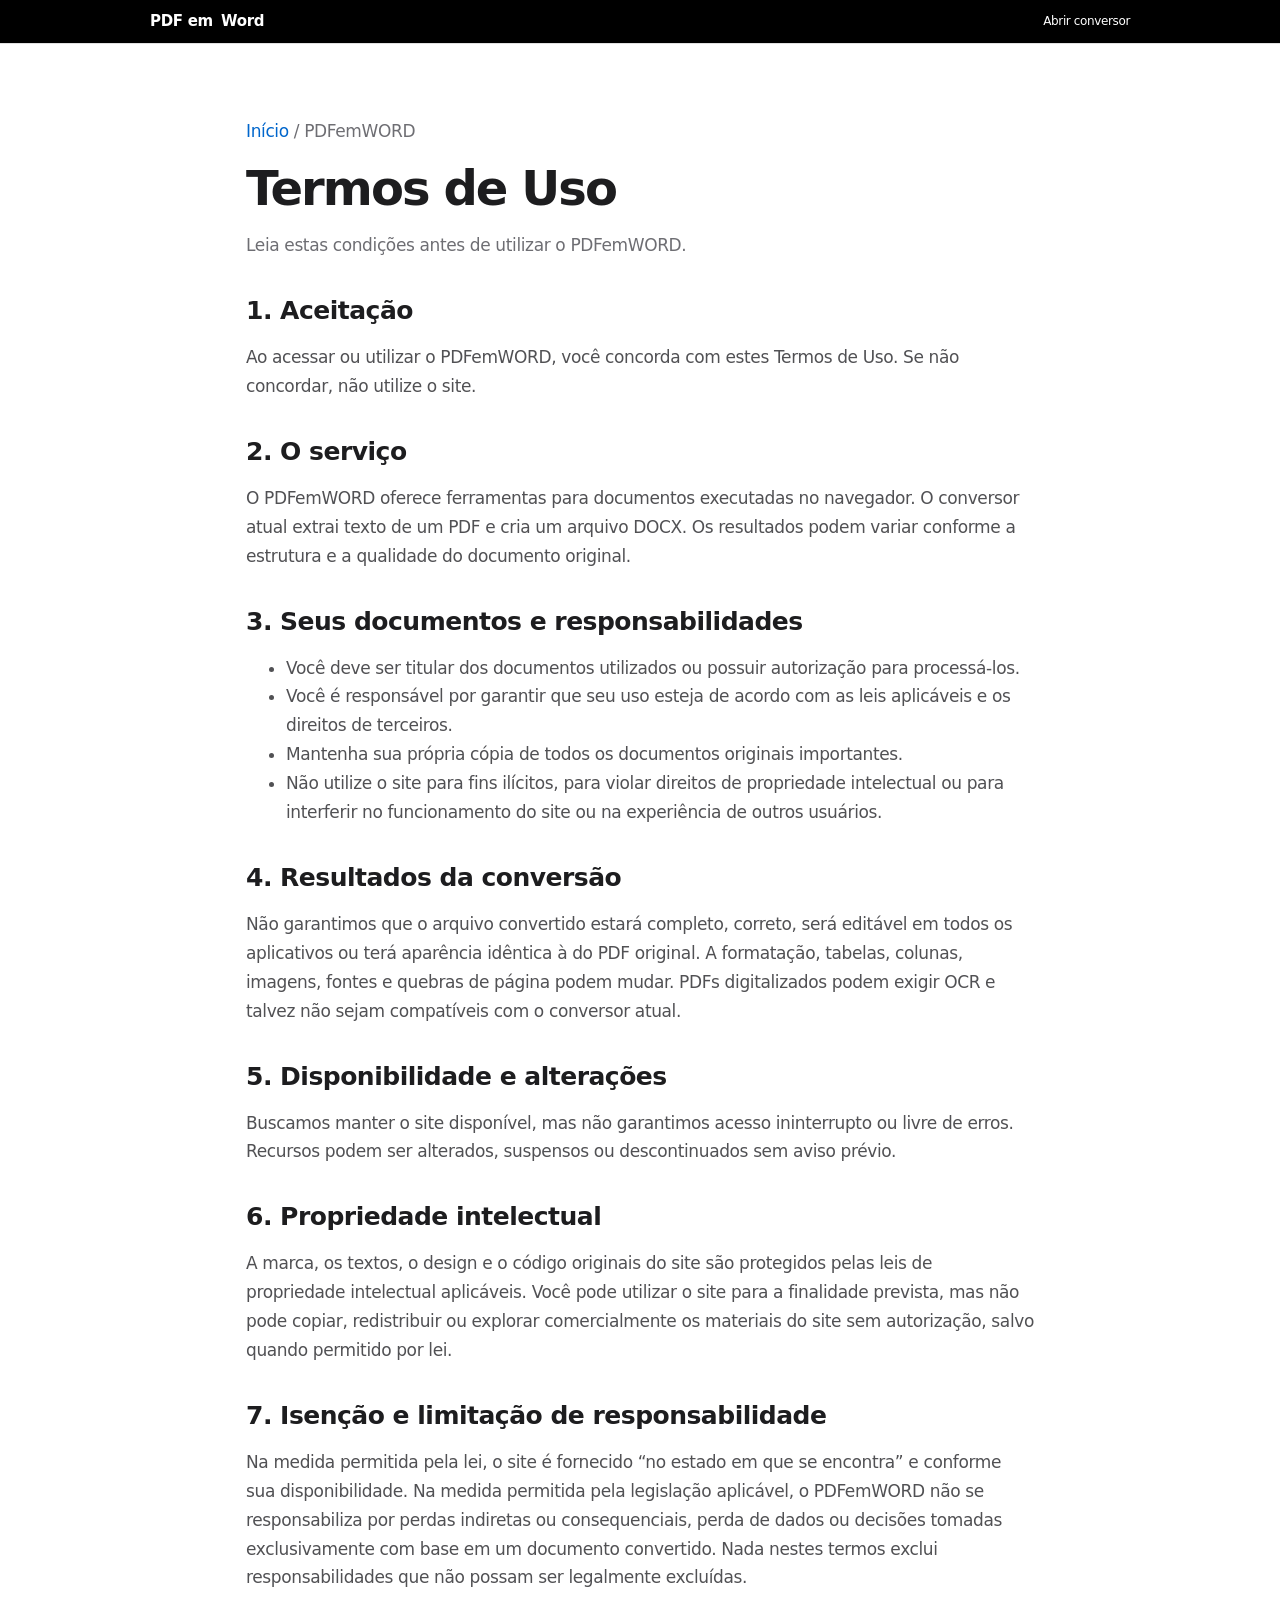
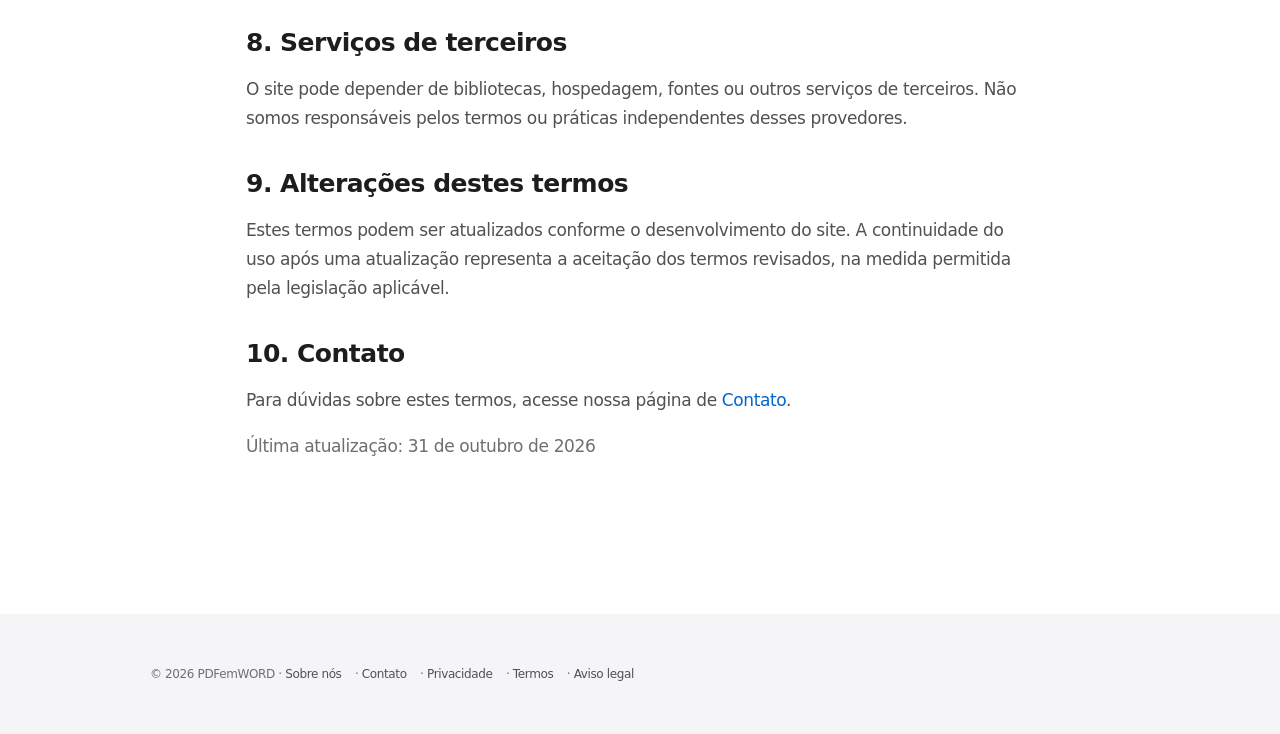
<file: terms.html>
<!doctype html><html lang="pt-BR"><head><meta charset="utf-8"><meta name="viewport" content="width=device-width,initial-scale=1"><meta name="description" content="Leia os Termos de Uso do PDFemWORD, incluindo as condições para utilizar o conversor online de PDF para Word e suas limitações."><title>Termos de Uso | PDFemWORD</title><link rel="canonical" href="https://pdfemword.online/terms.html"><meta name="robots" content="index,follow"><meta property="og:type" content="website"><meta property="og:site_name" content="PDFemWORD"><meta property="og:url" content="https://pdfemword.online/terms.html"><meta property="og:title" content="Termos de Uso | PDFemWORD"><meta property="og:description" content="Leia os Termos de Uso do PDFemWORD, incluindo as condições para utilizar o conversor online de PDF para Word e suas limitações."><meta property="og:locale" content="pt_BR"><meta name="twitter:card" content="summary"><meta name="twitter:title" content="Termos de Uso | PDFemWORD"><meta name="twitter:description" content="Leia os Termos de Uso do PDFemWORD, incluindo as condições para utilizar o conversor online de PDF para Word e suas limitações."><style>:root{--blue:#3458db;--ink:#172033;--muted:#68738a;--line:#e5e9f2}*{box-sizing:border-box}body{margin:0;background:#f7f8fc;color:var(--ink);font:16px/1.7 system-ui,-apple-system,BlinkMacSystemFont,"Segoe UI",sans-serif}.shell{width:min(920px,calc(100% - 32px));margin:auto}header{height:76px;display:flex;align-items:center;justify-content:space-between;border-bottom:1px solid var(--line)}a{color:var(--blue)}.brand{font-weight:800;text-decoration:none;color:var(--ink);font-size:19px}.brand em{font-style:normal;color:var(--blue)}main{padding:44px 0 60px}.panel{background:#fff;border:1px solid var(--line);border-radius:18px;padding:clamp(22px,5vw,42px)}h1{font-size:clamp(30px,5vw,42px);line-height:1.15;letter-spacing:-1px;margin:0 0 14px}h2{font-size:22px;line-height:1.3;margin:28px 0 8px}p,li{color:#465168}.muted{color:var(--muted)}footer{border-top:1px solid var(--line);padding:22px 0;color:var(--muted);font-size:13px}footer a{margin-right:10px}@media(max-width:600px){main{padding:28px 0}.panel{padding:22px}}</style>
  <link rel="stylesheet" href="/apple-design.css">
</head><body><header class="shell"><a class="brand" href="/">PDF em <em>Word</em></a><a href="/">Abrir conversor</a></header><main class="shell"><article class="panel"><p class="muted"><a href="/">Início</a> / PDFemWORD</p><h1>Termos de Uso</h1><p class="muted">Leia estas condições antes de utilizar o PDFemWORD.</p><h2>1. Aceitação</h2><p>Ao acessar ou utilizar o PDFemWORD, você concorda com estes Termos de Uso. Se não concordar, não utilize o site.</p><h2>2. O serviço</h2><p>O PDFemWORD oferece ferramentas para documentos executadas no navegador. O conversor atual extrai texto de um PDF e cria um arquivo DOCX. Os resultados podem variar conforme a estrutura e a qualidade do documento original.</p><h2>3. Seus documentos e responsabilidades</h2><ul><li>Você deve ser titular dos documentos utilizados ou possuir autorização para processá-los.</li><li>Você é responsável por garantir que seu uso esteja de acordo com as leis aplicáveis e os direitos de terceiros.</li><li>Mantenha sua própria cópia de todos os documentos originais importantes.</li><li>Não utilize o site para fins ilícitos, para violar direitos de propriedade intelectual ou para interferir no funcionamento do site ou na experiência de outros usuários.</li></ul><h2>4. Resultados da conversão</h2><p>Não garantimos que o arquivo convertido estará completo, correto, será editável em todos os aplicativos ou terá aparência idêntica à do PDF original. A formatação, tabelas, colunas, imagens, fontes e quebras de página podem mudar. PDFs digitalizados podem exigir OCR e talvez não sejam compatíveis com o conversor atual.</p><h2>5. Disponibilidade e alterações</h2><p>Buscamos manter o site disponível, mas não garantimos acesso ininterrupto ou livre de erros. Recursos podem ser alterados, suspensos ou descontinuados sem aviso prévio.</p><h2>6. Propriedade intelectual</h2><p>A marca, os textos, o design e o código originais do site são protegidos pelas leis de propriedade intelectual aplicáveis. Você pode utilizar o site para a finalidade prevista, mas não pode copiar, redistribuir ou explorar comercialmente os materiais do site sem autorização, salvo quando permitido por lei.</p><h2>7. Isenção e limitação de responsabilidade</h2><p>Na medida permitida pela lei, o site é fornecido “no estado em que se encontra” e conforme sua disponibilidade. Na medida permitida pela legislação aplicável, o PDFemWORD não se responsabiliza por perdas indiretas ou consequenciais, perda de dados ou decisões tomadas exclusivamente com base em um documento convertido. Nada nestes termos exclui responsabilidades que não possam ser legalmente excluídas.</p><h2>8. Serviços de terceiros</h2><p>O site pode depender de bibliotecas, hospedagem, fontes ou outros serviços de terceiros. Não somos responsáveis pelos termos ou práticas independentes desses provedores.</p><h2>9. Alterações destes termos</h2><p>Estes termos podem ser atualizados conforme o desenvolvimento do site. A continuidade do uso após uma atualização representa a aceitação dos termos revisados, na medida permitida pela legislação aplicável.</p><h2>10. Contato</h2><p>Para dúvidas sobre estes termos, acesse nossa página de <a href="/contact.html">Contato</a>.</p><p class="muted">Última atualização: 31 de outubro de 2026</p></article></main><footer><div class="shell">© <span id="y"></span> PDFemWORD · <a href="/about.html">Sobre nós</a> · <a href="/contact.html">Contato</a> · <a href="/privacy-policy.html">Privacidade</a> · <a href="/terms.html">Termos</a> · <a href="/disclaimer.html">Aviso legal</a></div></footer><script>document.getElementById("y").textContent=new Date().getFullYear()</script></body></html>
</file>
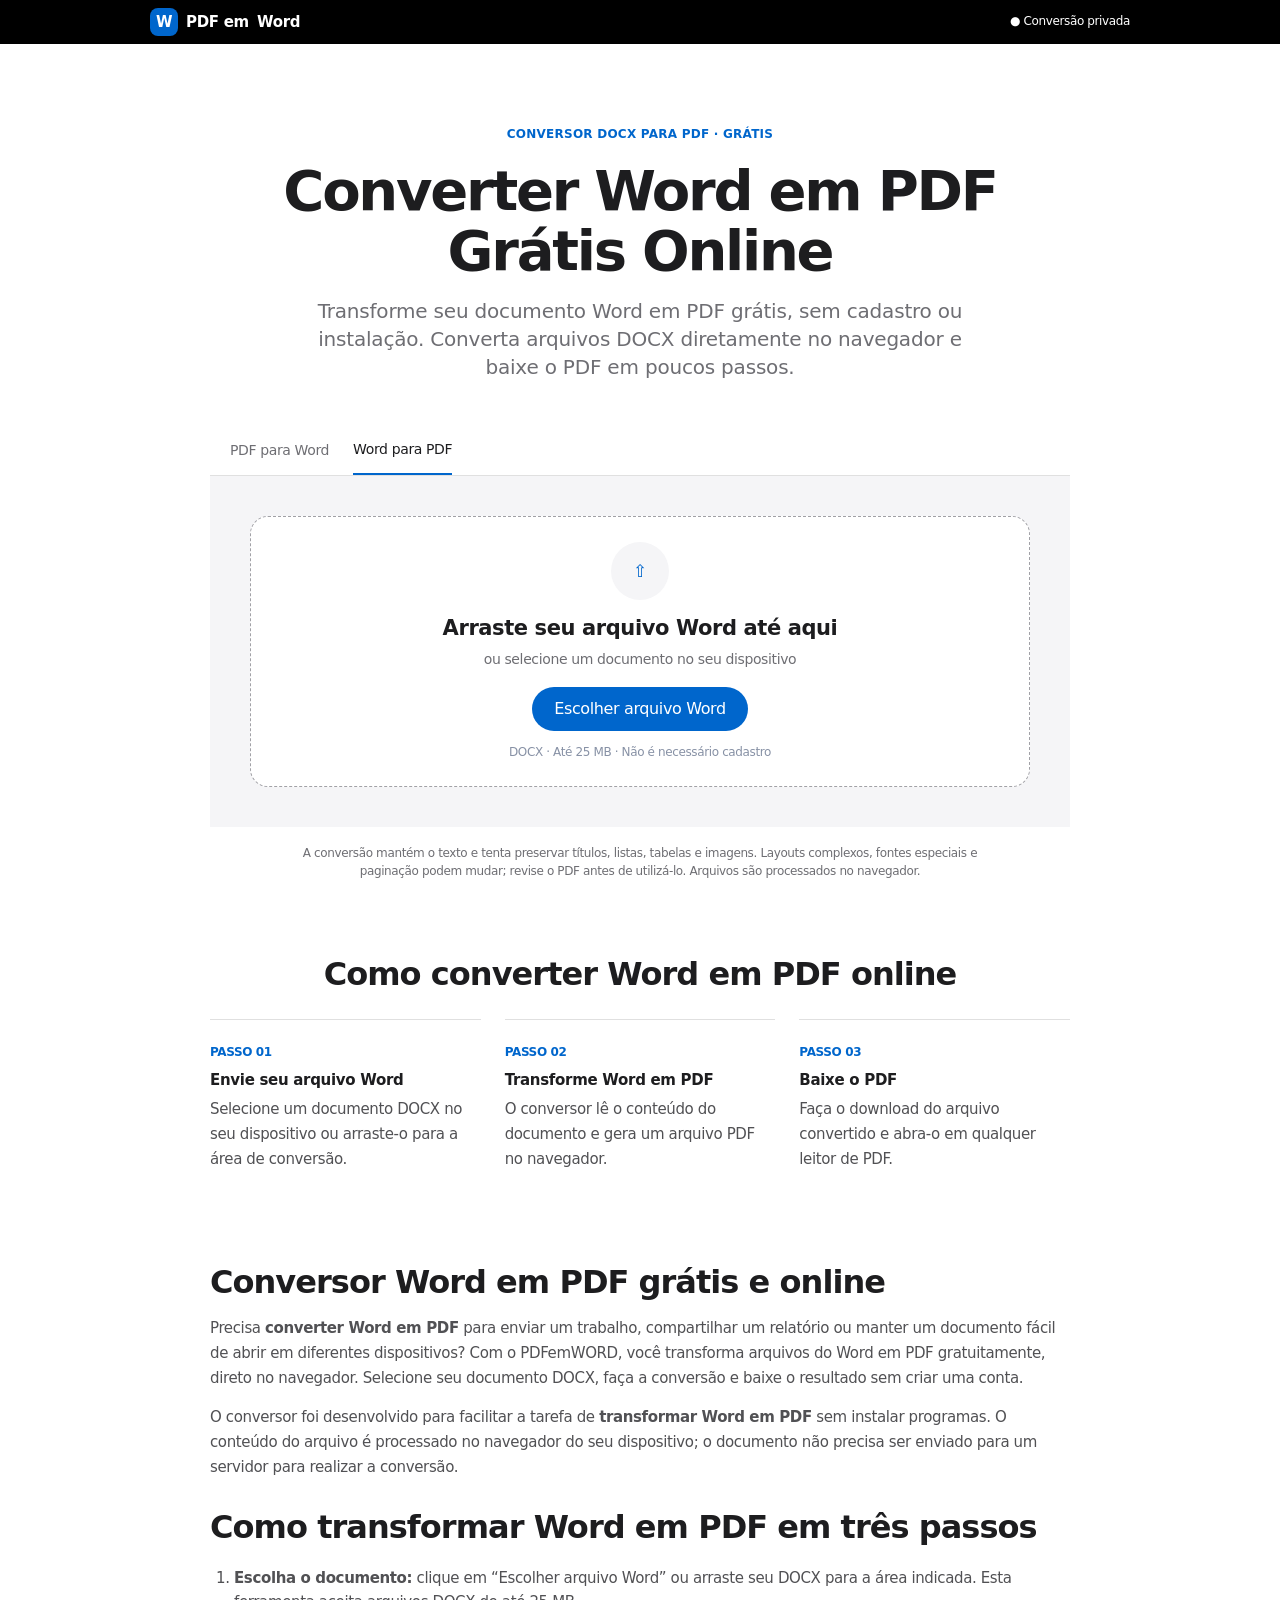
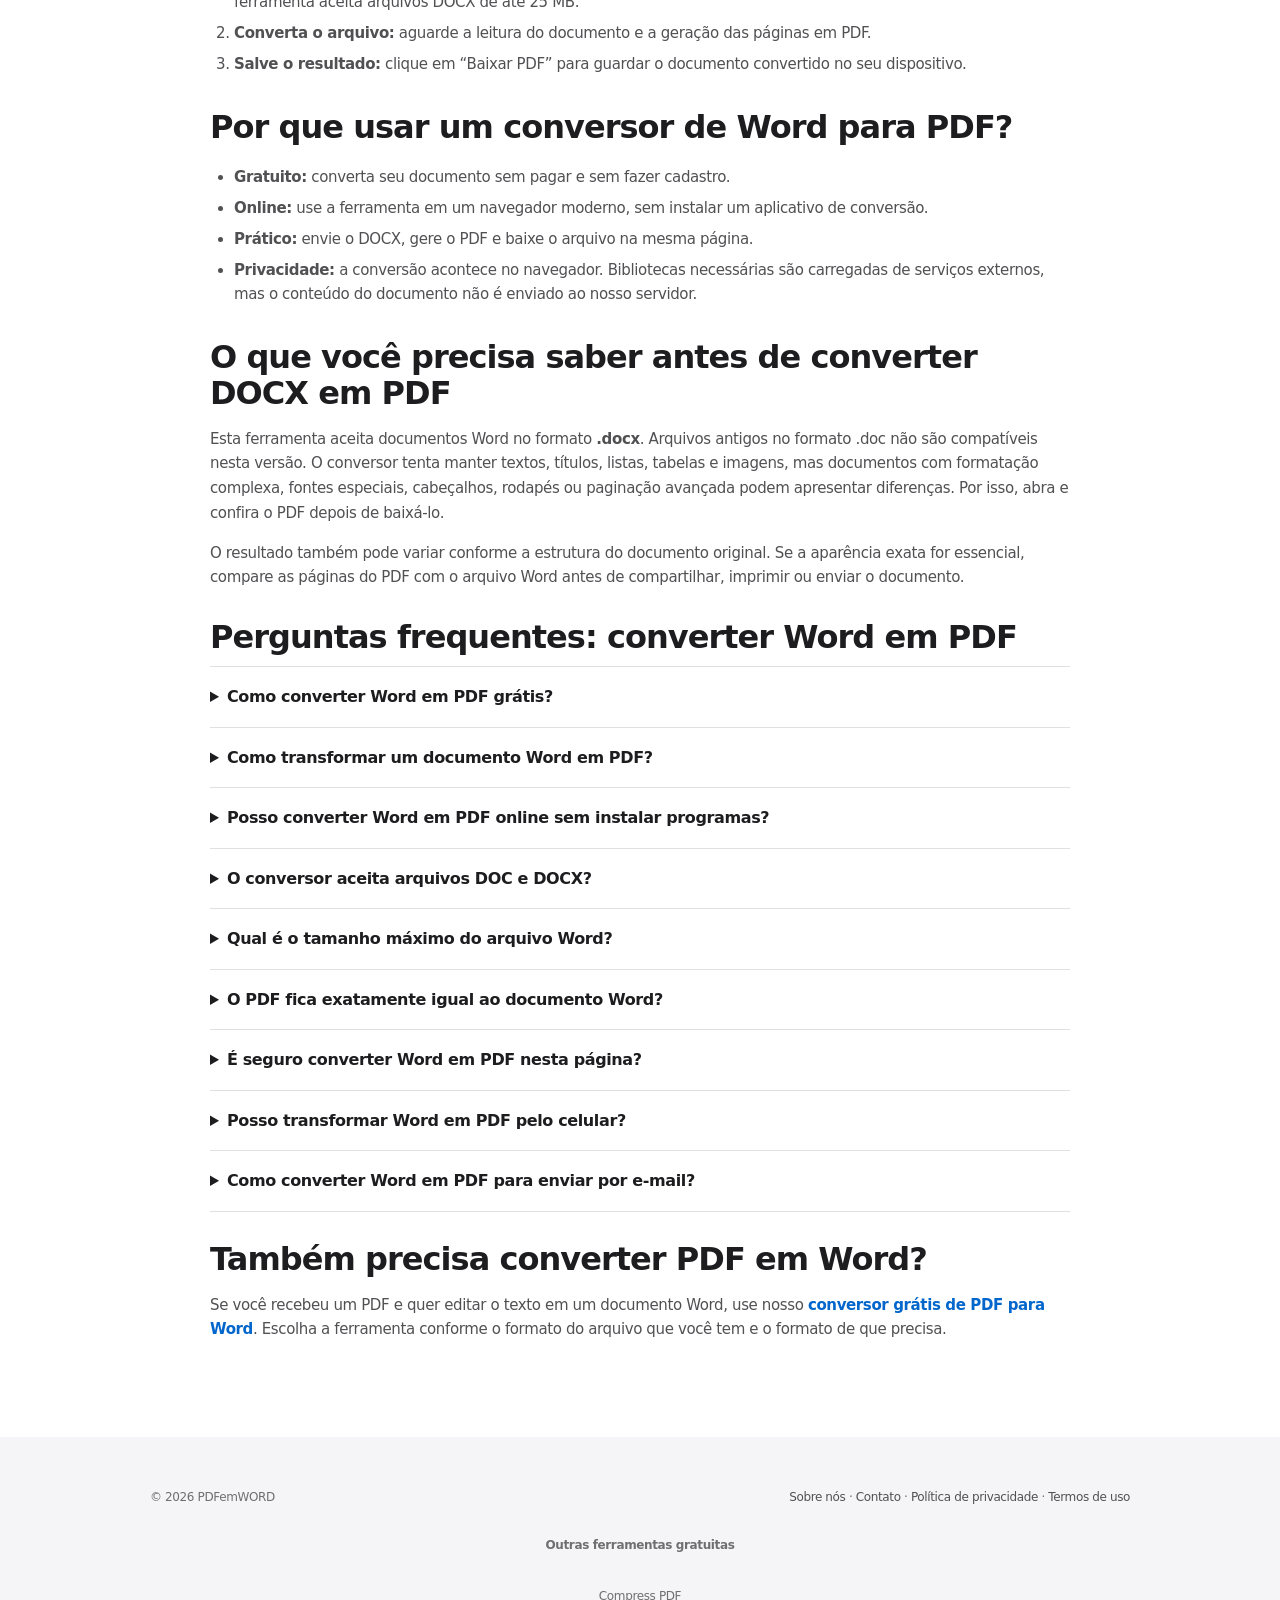
<file: word-em-pdf.html>
<!doctype html>
<html lang="pt-BR">
<head>
<meta charset="utf-8"><meta name="viewport" content="width=device-width, initial-scale=1"><meta name="theme-color" content="#3458db">
<title>Converter Word em PDF Grátis Online | PDFemWORD</title>
<meta name="description" content="Converta Word em PDF grátis e online. Transforme DOCX em PDF em poucos passos, sem cadastro ou instalação. Faça tudo direto no navegador.">
<meta name="robots" content="index, follow, max-image-preview:large">
<link rel="canonical" href="https://pdfemword.online/word-em-pdf.html">
<link rel="alternate" hreflang="pt-BR" href="https://pdfemword.online/word-em-pdf.html">
<link rel="alternate" hreflang="x-default" href="https://pdfemword.online/word-em-pdf.html">
<meta property="og:type" content="website">
<meta property="og:locale" content="pt_BR">
<meta property="og:site_name" content="PDFemWORD">
<meta property="og:url" content="https://pdfemword.online/word-em-pdf.html">
<meta property="og:title" content="Converter Word em PDF Grátis Online | PDFemWORD">
<meta property="og:description" content="Transforme documentos Word (DOCX) em PDF gratuitamente, sem cadastro e direto no navegador.">
<meta name="twitter:card" content="summary">
<meta name="twitter:title" content="Converter Word em PDF Grátis | PDFemWORD">
<meta name="twitter:description" content="Converta documentos Word (DOCX) em PDF online, sem cadastro ou instalação.">
<link rel="icon" type="image/svg+xml" href="/favicon.svg">
<script type="application/ld+json">
{
  "@context": "https://schema.org",
  "@type": "WebApplication",
  "name": "PDFemWORD — Conversor de Word para PDF",
  "url": "https://pdfemword.online/word-em-pdf.html",
  "description": "Ferramenta gratuita para converter documentos Word no formato DOCX em PDF diretamente no navegador.",
  "applicationCategory": "UtilitiesApplication",
  "operatingSystem": "Any",
  "browserRequirements": "Navegador moderno com JavaScript habilitado",
  "inLanguage": "pt-BR",
  "isAccessibleForFree": true,
  "offers": {
    "@type": "Offer",
    "price": "0",
    "priceCurrency": "BRL"
  },
  "featureList": [
    "Conversão de Word (DOCX) para PDF",
    "Processamento local no navegador",
    "Sem cadastro",
    "Sem instalação de programas"
  ]
}
</script>
<style>
:root{color-scheme:light;--bg:#f7f8fc;--surface:#fff;--ink:#172033;--muted:#68738a;--line:#e5e9f2;--blue:#3458db;--blue-dark:#2848bf;--pale:#edf1ff;--green:#13845b;--red:#b42318;--shadow:0 18px 55px rgba(31,48,89,.09)}
*{box-sizing:border-box}body{margin:0;background:radial-gradient(ellipse at 50% -20%,#e9eeff 0,transparent 52%),var(--bg);color:var(--ink);font:16px/1.6 system-ui,-apple-system,BlinkMacSystemFont,"Segoe UI",sans-serif;min-height:100vh;display:flex;flex-direction:column}a{color:inherit}.shell{width:min(100% - 40px,920px);margin:auto}
header{height:82px;display:flex;align-items:center;justify-content:space-between}.brand{display:flex;align-items:center;gap:11px;text-decoration:none;font-weight:800;font-size:19px;letter-spacing:-.6px}.brand-mark{width:38px;height:38px;border-radius:12px;background:var(--blue);color:white;display:grid;place-items:center}.brand em{font-style:normal;color:var(--blue)}.privacy-pill{color:var(--green);font-size:13px;font-weight:700;background:#eaf7f1;border:1px solid #d4eee1;border-radius:99px;padding:7px 12px}
main{flex:1;padding:42px 0 64px}.mode-tabs{display:flex;gap:5px;max-width:860px;margin:0 auto;padding-left:12px}.mode-tab{display:inline-flex;align-items:center;justify-content:center;padding:10px 22px;border-radius:14px 14px 0 0;background:#eceef3;color:#344054;text-decoration:none;font-weight:750;font-size:15px;border:1px solid transparent}.mode-tab.active{background:#fff;color:#c65a00;border-color:var(--line);border-bottom-color:#fff}
.intro{text-align:center;max-width:690px;margin:0 auto 28px}.eyebrow{display:inline-block;color:var(--blue);background:var(--pale);padding:6px 12px;border-radius:99px;font-size:12px;font-weight:700;letter-spacing:.7px;text-transform:uppercase}h1{font-size:clamp(34px,6vw,52px);line-height:1.12;letter-spacing:-2px;margin:17px 0 13px}h1 span{color:var(--blue)}.lead{color:var(--muted);font-size:17px;max-width:580px;margin:auto}
.converter{max-width:860px;margin:0 auto;background:var(--surface);border:1px solid var(--line);border-radius:0 20px 22px 22px;padding:25px;box-shadow:var(--shadow)}.dropzone{min-height:245px;border:2px dashed #cbd4e8;border-radius:18px;background:linear-gradient(145deg,#fbfcff,#f5f7ff);display:flex;flex-direction:column;align-items:center;justify-content:center;text-align:center;padding:25px 18px;cursor:pointer;transition:.18s}.dropzone:hover,.dropzone.dragging{border-color:var(--blue);background:#f0f3ff}.upload-icon{width:56px;height:56px;border-radius:17px;background:#e8edff;color:var(--blue);display:grid;place-items:center;margin-bottom:13px}.drop-title{font-weight:750;font-size:19px;margin:0 0 5px}.drop-copy{color:var(--muted);font-size:14px;margin:0 0 17px}.browse,.primary,.secondary{border:0;border-radius:10px;padding:11px 18px;font-weight:750;font-size:14px;cursor:pointer;display:inline-flex;align-items:center;justify-content:center;text-decoration:none;min-height:44px}.browse,.primary{background:var(--blue);color:white}.browse:hover,.primary:hover{background:var(--blue-dark)}.secondary{background:#eef0f5;color:#4b566c}input[type=file]{position:absolute;width:1px;height:1px;overflow:hidden;clip:rect(0,0,0,0)}.file-note{font-size:12px;color:#8791a5;margin:13px 0 0}
.progress-card{display:none;margin-top:18px;border:1px solid var(--line);border-radius:15px;padding:18px}.progress-card.visible{display:block}.file-line{display:flex;align-items:center;gap:12px}.file-icon{width:42px;height:42px;border-radius:12px;background:#eaf0ff;color:var(--blue);display:grid;place-items:center;font-weight:800;font-size:11px}.file-info{min-width:0;flex:1}.file-name{font-weight:700;overflow-wrap:anywhere;font-size:14px}.file-size,.status{color:var(--muted);font-size:13px}.status{margin:14px 0 8px}.status.error{color:var(--red)}.track{height:7px;background:#edf0f6;border-radius:99px;overflow:hidden}.track span{display:block;width:0;height:100%;background:linear-gradient(90deg,#3458db,#7590ff);transition:width .2s}.actions{display:flex;gap:10px;flex-wrap:wrap;margin-top:16px}.hint{max-width:690px;margin:18px auto 0;text-align:center;color:var(--muted);font-size:12px}.how{max-width:850px;margin:55px auto 0}.how h2{text-align:center;font-size:24px}.seo-content{max-width:850px;margin:48px auto 0;color:var(--ink)}.seo-content h2{font-size:23px;line-height:1.3;margin:30px 0 10px}.seo-content h3{font-size:18px;margin:22px 0 8px}.seo-content p,.seo-content li{color:#46536a;font-size:15px;line-height:1.8}.seo-content ol,.seo-content ul{padding-left:24px}.seo-content li{padding:3px 0}.faq-list{border-top:1px solid var(--line)}.faq-list details{border-bottom:1px solid var(--line);padding:14px 2px}.faq-list summary{font-weight:700;cursor:pointer;color:var(--ink)}.faq-list details p{margin:9px 0 0}.seo-content a{color:var(--blue);font-weight:650}.steps{display:grid;grid-template-columns:repeat(3,1fr);gap:16px}.step{padding:17px;border-top:2px solid #dce3f7}.step b{color:var(--blue);font-size:12px}.step h3{font-size:15px;margin:6px 0}.step p{font-size:13px;color:var(--muted);margin:0}footer{border-top:1px solid var(--line);padding:22px 0;color:var(--muted);font-size:12px;margin-top:auto}.footer-inner{display:flex;justify-content:space-between;gap:12px;flex-wrap:wrap}.footer-links a{text-decoration:none;color:var(--muted)}
@media(max-width:650px){.shell{width:min(100% - 28px,920px)}header{height:70px}.privacy-pill{font-size:10px;padding:6px 8px}.mode-tabs{padding-left:6px}.mode-tab{padding:9px 13px;font-size:13px}main{padding:28px 0 45px}h1{font-size:clamp(31px,9vw,42px);letter-spacing:-1px}.lead{font-size:14px}.converter{padding:13px}.dropzone{min-height:220px}.actions{display:grid;grid-template-columns:1fr}.actions>*{width:100%}.steps{grid-template-columns:1fr}.step{padding:12px 16px}.seo-content{margin-top:38px}.seo-content h2{font-size:20px}.footer-inner{justify-content:center;text-align:center}}
.other-tools{flex-basis:100%;margin-top:8px;text-align:center}.other-tools strong{display:block;margin-bottom:3px;color:var(--muted);font-weight:600}.other-tools a{color:var(--muted);text-decoration:none}.other-tools a:hover{color:var(--blue);text-decoration:underline}
  </style>
  <link rel="stylesheet" href="/apple-design.css">
</head>
<body>
<header class="shell"><a class="brand" href="/" aria-label="PDFemWORD início"><span class="brand-mark">W</span> PDF em <em>Word</em></a><div class="privacy-pill">● Conversão privada</div></header>
<main class="shell">
<section class="intro"><div class="eyebrow">Conversor DOCX para PDF · Grátis</div><h1>Converter Word em PDF <span>Grátis Online</span></h1><p class="lead">Transforme seu documento Word em PDF grátis, sem cadastro ou instalação. Converta arquivos DOCX diretamente no navegador e baixe o PDF em poucos passos.</p></section>
<nav class="mode-tabs" aria-label="Escolher conversor"><a class="mode-tab" href="/">PDF para Word</a><a class="mode-tab active" href="/word-em-pdf.html" aria-current="page">Word para PDF</a></nav>
<section class="converter" aria-label="Conversor de Word para PDF">
<label class="dropzone" id="dropzone" for="word-file"><span class="upload-icon" aria-hidden="true">⇧</span><p class="drop-title">Arraste seu arquivo Word até aqui</p><p class="drop-copy">ou selecione um documento no seu dispositivo</p><span class="browse">Escolher arquivo Word</span><p class="file-note">DOCX · Até 25 MB · Não é necessário cadastro</p></label>
<input id="word-file" type="file" accept=".docx,application/vnd.openxmlformats-officedocument.wordprocessingml.document">
<div class="progress-card" id="progress-card" aria-live="polite"><div class="file-line"><div class="file-icon">DOCX</div><div class="file-info"><div class="file-name" id="file-name"></div><div class="file-size" id="file-size"></div></div></div><p class="status" id="status" role="status">Preparando arquivo…</p><div class="track" role="progressbar" aria-label="Progresso da conversão"><span id="progress-fill"></span></div><div class="actions" id="actions"></div></div>
</section>
<p class="hint">A conversão mantém o texto e tenta preservar títulos, listas, tabelas e imagens. Layouts complexos, fontes especiais e paginação podem mudar; revise o PDF antes de utilizá-lo. Arquivos são processados no navegador.</p>
<section class="how"><h2>Como converter Word em PDF online</h2><div class="steps"><article class="step"><b>PASSO 01</b><h3>Envie seu arquivo Word</h3><p>Selecione um documento DOCX no seu dispositivo ou arraste-o para a área de conversão.</p></article><article class="step"><b>PASSO 02</b><h3>Transforme Word em PDF</h3><p>O conversor lê o conteúdo do documento e gera um arquivo PDF no navegador.</p></article><article class="step"><b>PASSO 03</b><h3>Baixe o PDF</h3><p>Faça o download do arquivo convertido e abra-o em qualquer leitor de PDF.</p></article></div></section>
<section class="seo-content" aria-labelledby="converter-word-pdf">
<h2 id="converter-word-pdf">Conversor Word em PDF grátis e online</h2>
<p>Precisa <strong>converter Word em PDF</strong> para enviar um trabalho, compartilhar um relatório ou manter um documento fácil de abrir em diferentes dispositivos? Com o PDFemWORD, você transforma arquivos do Word em PDF gratuitamente, direto no navegador. Selecione seu documento DOCX, faça a conversão e baixe o resultado sem criar uma conta.</p>
<p>O conversor foi desenvolvido para facilitar a tarefa de <strong>transformar Word em PDF</strong> sem instalar programas. O conteúdo do arquivo é processado no navegador do seu dispositivo; o documento não precisa ser enviado para um servidor para realizar a conversão.</p>
<h2>Como transformar Word em PDF em três passos</h2>
<ol>
<li><strong>Escolha o documento:</strong> clique em “Escolher arquivo Word” ou arraste seu DOCX para a área indicada. Esta ferramenta aceita arquivos DOCX de até 25 MB.</li>
<li><strong>Converta o arquivo:</strong> aguarde a leitura do documento e a geração das páginas em PDF.</li>
<li><strong>Salve o resultado:</strong> clique em “Baixar PDF” para guardar o documento convertido no seu dispositivo.</li>
</ol>
<h2>Por que usar um conversor de Word para PDF?</h2>
<ul>
<li><strong>Gratuito:</strong> converta seu documento sem pagar e sem fazer cadastro.</li>
<li><strong>Online:</strong> use a ferramenta em um navegador moderno, sem instalar um aplicativo de conversão.</li>
<li><strong>Prático:</strong> envie o DOCX, gere o PDF e baixe o arquivo na mesma página.</li>
<li><strong>Privacidade:</strong> a conversão acontece no navegador. Bibliotecas necessárias são carregadas de serviços externos, mas o conteúdo do documento não é enviado ao nosso servidor.</li>
</ul>
<h2>O que você precisa saber antes de converter DOCX em PDF</h2>
<p>Esta ferramenta aceita documentos Word no formato <strong>.docx</strong>. Arquivos antigos no formato .doc não são compatíveis nesta versão. O conversor tenta manter textos, títulos, listas, tabelas e imagens, mas documentos com formatação complexa, fontes especiais, cabeçalhos, rodapés ou paginação avançada podem apresentar diferenças. Por isso, abra e confira o PDF depois de baixá-lo.</p>
<p>O resultado também pode variar conforme a estrutura do documento original. Se a aparência exata for essencial, compare as páginas do PDF com o arquivo Word antes de compartilhar, imprimir ou enviar o documento.</p>
<h2>Perguntas frequentes: converter Word em PDF</h2>
<div class="faq-list">
<details><summary>Como converter Word em PDF grátis?</summary><p>Abra o conversor PDFemWORD, selecione seu documento DOCX, aguarde a conversão e clique em “Baixar PDF”. O processo é gratuito e não exige cadastro.</p></details>
<details><summary>Como transformar um documento Word em PDF?</summary><p>Escolha o arquivo DOCX na área de envio desta página. O conversor lê o documento no navegador, gera o PDF e disponibiliza o download.</p></details>
<details><summary>Posso converter Word em PDF online sem instalar programas?</summary><p>Sim. Você pode usar o conversor em um navegador atualizado. Não é necessário instalar um programa ou criar uma conta.</p></details>
<details><summary>O conversor aceita arquivos DOC e DOCX?</summary><p>Esta versão aceita arquivos DOCX (Documento do Word Open XML). Arquivos antigos com extensão .doc não são aceitos.</p></details>
<details><summary>Qual é o tamanho máximo do arquivo Word?</summary><p>O limite desta ferramenta é de 25 MB por arquivo DOCX.</p></details>
<details><summary>O PDF fica exatamente igual ao documento Word?</summary><p>Nem sempre. O conversor tenta preservar textos, títulos, listas, tabelas e imagens, mas fontes especiais, margens, cabeçalhos, rodapés e layouts complexos podem mudar. Revise o PDF após a conversão.</p></details>
<details><summary>É seguro converter Word em PDF nesta página?</summary><p>O conteúdo do documento é processado no navegador e não é enviado ao servidor do PDFemWORD. As bibliotecas de conversão são carregadas de serviços externos. Para documentos altamente confidenciais, use também as orientações de segurança da sua organização.</p></details>
<details><summary>Posso transformar Word em PDF pelo celular?</summary><p>Sim, desde que você use um navegador atualizado e consiga selecionar o arquivo DOCX no dispositivo. Depois da conversão, baixe o PDF e abra-o em um leitor compatível.</p></details>
<details><summary>Como converter Word em PDF para enviar por e-mail?</summary><p>Converta o documento DOCX nesta página, baixe o arquivo PDF e anexe-o ao seu e-mail. Confira o conteúdo e o tamanho do arquivo antes de enviar.</p></details>
</div>
<h2>Também precisa converter PDF em Word?</h2>
<p>Se você recebeu um PDF e quer editar o texto em um documento Word, use nosso <a href="/">conversor grátis de PDF para Word</a>. Escolha a ferramenta conforme o formato do arquivo que você tem e o formato de que precisa.</p>
</section>
</main>
<footer><div class="shell footer-inner"><span>© <span id="year"></span> PDFemWORD</span><nav class="footer-links"><a href="/about.html">Sobre nós</a> · <a href="/contact.html">Contato</a> · <a href="/privacy-policy.html">Política de privacidade</a> · <a href="/terms.html">Termos de uso</a></nav><div class="other-tools"><strong>Outras ferramentas gratuitas</strong><br><a href="https://pdfcompressinkb.com/" target="_blank" rel="noopener">Compress PDF</a></div></div></footer>
<script>
(()=>{"use strict";
const $=id=>document.getElementById(id),input=$("word-file"),drop=$("dropzone"),card=$("progress-card"),name=$("file-name"),size=$("file-size"),status=$("status"),fill=$("progress-fill"),actions=$("actions");let busy=false,objectUrl=null;
$("year").textContent=new Date().getFullYear();
const fmt=n=>n<1048576?(n/1024).toFixed(0)+" KB":(n/1048576).toFixed(1)+" MB";
function progress(n){fill.style.width=n+"%"}
function button(label,fn,primary=false){const b=document.createElement("button");b.type="button";b.className=primary?"primary":"secondary";b.textContent=label;b.onclick=fn;actions.appendChild(b)}
function reset(){if(objectUrl)URL.revokeObjectURL(objectUrl);objectUrl=null;card.classList.remove("visible");drop.hidden=false;input.value="";actions.replaceChildren();progress(0);busy=false}
function error(msg){status.className="status error";status.textContent=msg;progress(0);actions.replaceChildren();button("Tentar outro arquivo",reset)}
function load(src){return new Promise((resolve,reject)=>{const s=document.createElement("script");s.src=src;s.onload=resolve;s.onerror=()=>reject(Error("Não foi possível carregar a biblioteca"));document.head.appendChild(s)})}
async function convert(file){
 if(busy)return;
 if(!file||!(/\.docx$/i.test(file.name)||file.type==="application/vnd.openxmlformats-officedocument.wordprocessingml.document")){card.classList.add("visible");drop.hidden=true;error("Selecione um documento Word no formato DOCX.");return}
 if(file.size>25*1024*1024){card.classList.add("visible");drop.hidden=true;error("O arquivo ultrapassa o limite de 25 MB.");return}
 if(!file.size){card.classList.add("visible");drop.hidden=true;error("Este arquivo está vazio.");return}
 busy=true;drop.hidden=true;card.classList.add("visible");name.textContent=file.name;size.textContent=fmt(file.size);status.className="status";status.textContent="Carregando ferramentas…";actions.replaceChildren();progress(5);button("Cancelar",reset);
 try{
  await Promise.all([load("https://cdnjs.cloudflare.com/ajax/libs/mammoth/1.8.0/mammoth.browser.min.js"),load("https://cdnjs.cloudflare.com/ajax/libs/html2pdf.js/0.10.1/html2pdf.bundle.min.js")]);
  if(!busy)return;
  status.textContent="Lendo o documento Word…";progress(25);
  const buffer=await file.arrayBuffer();
  const result=await mammoth.convertToHtml({arrayBuffer:buffer},{convertImage:mammoth.images.inline((image)=>image.read("base64").then(data=>({src:"data:"+image.contentType+";base64,"+data})))});
  if(!busy)return;
  if(!result.value.trim()){error("Não foi encontrado conteúdo neste documento.");busy=false;return}
  status.textContent="Preparando páginas PDF…";progress(55);
  const wrapper=document.createElement("div");wrapper.style.cssText="position:fixed;left:-10000px;top:0;width:794px;background:#fff;color:#222;padding:64px 66px;font-family:Arial,sans-serif;font-size:12pt;line-height:1.5;overflow:visible";
  wrapper.innerHTML=result.value;
  const style=document.createElement("style");style.textContent="h1,h2,h3,h4{line-height:1.25;margin:18px 0 10px;page-break-after:avoid}p{margin:0 0 10px}ul,ol{padding-left:28px}table{border-collapse:collapse;width:100%;margin:12px 0}td,th{border:1px solid #999;padding:6px;vertical-align:top}img{max-width:100%;height:auto}";wrapper.prepend(style);document.body.appendChild(wrapper);
  const opt={margin:0,filename:file.name.replace(/\.docx$/i,"")+".pdf",image:{type:"jpeg",quality:0.96},html2canvas:{scale:2,useCORS:true,backgroundColor:"#ffffff",logging:false},jsPDF:{unit:"pt",format:"a4",orientation:"portrait"},pagebreak:{mode:["css","legacy"]}};
  status.textContent="Gerando arquivo PDF…";progress(72);
  const blob=await html2pdf().set(opt).from(wrapper).outputPdf("blob");wrapper.remove();
  if(!busy)return;
  objectUrl=URL.createObjectURL(blob);const a=document.createElement("a");a.href=objectUrl;a.download=opt.filename;a.className="primary";a.textContent="Baixar PDF";actions.replaceChildren(a);button("Converter outro arquivo",reset);progress(100);status.className="status";status.textContent="Concluído! Seu PDF está pronto para baixar.";busy=false;
 }catch(e){console.error(e);busy=false;error("Não foi possível converter este DOCX. Verifique o arquivo e sua conexão e tente novamente.")}
}
input.addEventListener("change",()=>{if(input.files[0])convert(input.files[0])});
["dragenter","dragover"].forEach(t=>drop.addEventListener(t,e=>{e.preventDefault();drop.classList.add("dragging")}));
["dragleave","drop"].forEach(t=>drop.addEventListener(t,e=>{e.preventDefault();drop.classList.remove("dragging")}));
drop.addEventListener("drop",e=>{const f=e.dataTransfer.files[0];if(f)convert(f)});
window.addEventListener("beforeunload",()=>{if(objectUrl)URL.revokeObjectURL(objectUrl)});
})();
</script></body></html>
</file>
<file: apple-design.css>
/* PDFemWORD — Apple-inspired gallery system
   Design tokens are adapted from the supplied design.md. */
:root{
  color-scheme:light;
  --blue:#0066cc;--blue-focus:#0071e3;--blue-dark:#0055ad;
  --ink:#1d1d1f;--muted:#6e6e73;--muted-dark:#cccccc;
  --line:#e0e0e0;--soft:#f0f0f0;--canvas:#fff;--parchment:#f5f5f7;
  --pearl:#fafafc;--dark:#000;--tile:#272729;--tile-2:#2a2a2c;
  --radius-sm:8px;--radius-md:11px;--radius-lg:18px;--pill:9999px;
  --shadow-product:rgba(0,0,0,.22) 3px 5px 30px;
}
*{box-sizing:border-box}
html{scroll-behavior:smooth;-webkit-text-size-adjust:100%;text-size-adjust:100%}
body{margin:0;background:var(--canvas);color:var(--ink);font-family:SF Pro Text,system-ui,-apple-system,BlinkMacSystemFont,"Segoe UI",sans-serif;font-size:17px;line-height:1.47;letter-spacing:-.374px;min-height:100vh}
a{color:var(--blue);text-decoration:none}
a:hover{text-decoration:underline}
.shell{width:min(100% - 40px,980px);margin-inline:auto}
header.shell{height:44px;max-width:none;width:100%;padding-inline:max(20px,calc((100vw - 980px)/2));display:flex;align-items:center;justify-content:space-between;background:#000;color:#fff}
.brand{display:inline-flex;align-items:center;gap:8px;color:#fff!important;text-decoration:none!important;font-size:15px;font-weight:600;letter-spacing:-.3px}
.brand-mark{width:28px;height:28px;border-radius:8px;background:var(--blue);color:#fff;display:grid;place-items:center;box-shadow:none}
.brand em{font-style:normal;color:#fff}
.privacy-pill{display:flex;align-items:center;gap:7px;color:#fff;background:transparent;border:0;border-radius:0;padding:0;font-size:12px;font-weight:400}
main.shell{padding:0 0 80px}
.intro{max-width:780px;margin:0 auto;padding:76px 20px 44px;text-align:center}
.eyebrow{display:inline-flex;align-items:center;gap:8px;color:var(--blue);background:transparent;padding:0;border-radius:0;font-size:12px;font-weight:600;letter-spacing:.02em;text-transform:uppercase}
h1{font-family:SF Pro Display,system-ui,-apple-system,BlinkMacSystemFont,sans-serif;font-size:clamp(38px,6vw,56px);font-weight:600;line-height:1.07;letter-spacing:-.04em;margin:16px 0}
h1 span{color:var(--ink)}
.lead{color:var(--muted);font-size:20px;line-height:1.4;letter-spacing:-.2px;max-width:650px;margin:0 auto}
.mode-tabs{max-width:860px;margin:0 auto;padding:0 20px;gap:24px;border-bottom:1px solid var(--line)}
.mode-tab{background:transparent;color:var(--muted);border:0;border-radius:0;padding:14px 0;font-size:14px;font-weight:400}
.mode-tab.active{background:transparent;color:var(--ink);border:0;border-bottom:2px solid var(--blue)}
.converter{max-width:860px;margin:0 auto;background:var(--parchment);border:0;border-radius:0;padding:clamp(20px,4vw,40px);box-shadow:none}
.dropzone{min-height:260px;border:1px dashed #a1a1a6;border-radius:var(--radius-lg);background:#fff;transition:border-color .18s,background .18s;outline:none}
.dropzone:hover,.dropzone:focus-visible,.dropzone.dragging{border-color:var(--blue);background:#fafcff}
.upload-icon{width:58px;height:58px;border-radius:50%;background:var(--parchment);color:var(--blue);display:grid;place-items:center;box-shadow:none}
.drop-title{font-size:21px;font-weight:600;letter-spacing:-.4px}
.drop-copy{color:var(--muted);font-size:14px}
.browse,.primary,.cta{background:var(--blue);color:#fff;border:0;border-radius:var(--pill);padding:11px 22px;font:400 16px/1.2 SF Pro Text,system-ui,-apple-system,sans-serif;box-shadow:none;min-height:44px}
.browse:hover,.primary:hover,.cta:hover{background:var(--blue-dark);text-decoration:none}
.secondary{background:#fff;color:var(--blue);border:1px solid var(--blue);border-radius:var(--pill);padding:10px 20px;font:400 14px SF Pro Text,system-ui,sans-serif}
.secondary:hover{background:#f5f9ff}
.progress-card{border:1px solid var(--line);border-radius:var(--radius-lg);padding:20px;background:#fff}
.pdf-icon{border-radius:var(--radius-sm)}
.status{color:var(--muted)}
.track{height:4px;background:#e5e5ea;border-radius:var(--pill)}
.track span{background:var(--blue);border-radius:var(--pill)}
.benefits{max-width:860px;gap:0;margin:28px auto 0;border-top:1px solid var(--line);border-bottom:1px solid var(--line)}
.benefit{background:#fff;border:0;border-radius:0;padding:24px}
.benefit+.benefit{border-left:1px solid var(--line)}
.benefit-icon{width:34px;height:34px;background:var(--parchment);border-radius:50%;color:var(--ink);font-size:17px}
.benefit h2{font-size:15px;font-weight:600}
.benefit p{font-size:13px;color:var(--muted)}
.disclaimer{max-width:760px;color:var(--muted);font-size:12px;line-height:1.5}
.how,.seo-content{max-width:860px;margin:76px auto 0}
.how h2,.seo-content h2{font:600 32px/1.12 SF Pro Display,system-ui,sans-serif;letter-spacing:-.03em}
.steps{gap:24px}
.step{padding:18px 0;border-top:1px solid var(--line)}
.number{color:var(--blue);font-weight:600}
.step h3,.seo-content h3{font-weight:600;letter-spacing:-.3px}
.step p,.seo-content p,.seo-content li{color:#515154;font-size:15px;line-height:1.65}
.faq-list{gap:0;border-top:1px solid var(--line)}
.faq-list details{background:transparent;border:0;border-bottom:1px solid var(--line);border-radius:0;padding:18px 0}
.faq-list summary{font-size:16px;font-weight:600}
.seo-note{background:var(--parchment);border:0;border-radius:var(--radius-lg);padding:20px}
footer{background:var(--parchment);border:0;padding:48px 0;color:#6e6e73;font-size:12px;line-height:2}
.footer-inner{gap:16px}
footer a,.footer-links a{color:#515154}
button:focus-visible,a:focus-visible,.dropzone:focus-visible{outline:2px solid var(--blue-focus);outline-offset:3px}
button:active,.browse:active,.primary:active,.cta:active{transform:scale(.97)}
/* Editorial content pages */
.panel{background:#fff;border:0;border-radius:0;padding:clamp(22px,5vw,56px)}
article.panel{max-width:900px;margin-inline:auto}
article.panel h1{font-size:clamp(36px,5vw,48px)}
article.panel h2{font:600 25px/1.2 SF Pro Display,system-ui,sans-serif;letter-spacing:-.02em;margin:36px 0 10px}
article.panel h3{font-size:18px;font-weight:600}
article.panel p,article.panel li{color:#515154;line-height:1.7}
article.panel .muted{color:var(--muted)}
header.shell>a:last-child{font-size:12px;color:#fff}
@media(max-width:833px){
  header.shell{padding-inline:20px}
  .intro{padding:58px 14px 36px}
  .benefits{grid-template-columns:1fr}
  .benefit+.benefit{border-left:0;border-top:1px solid var(--line)}
  .how,.seo-content{margin-top:56px}
}
@media(max-width:640px){
  .shell{width:calc(100% - 28px)}
  header.shell{width:100%;height:44px}
  .privacy-pill{font-size:10px}
  .intro{padding:48px 8px 30px}
  h1{font-size:36px;letter-spacing:-1.1px}
  .lead{font-size:17px}
  .mode-tabs{padding-inline:0;gap:18px}
  .converter{padding:14px}
  .dropzone{min-height:220px;padding:20px 12px}
  .benefits{margin-top:22px}
  .benefit{padding:18px 4px}
  .how,.seo-content{margin-top:48px}
  .how h2,.seo-content h2{font-size:26px}
  .steps{grid-template-columns:1fr;gap:8px}
  .step{padding:16px 0}
  main.shell{padding-bottom:52px}
  footer{padding:32px 0}
}
@media(max-width:360px){.brand{font-size:14px}.privacy-pill{font-size:9px}.intro{padding-top:40px}h1{font-size:32px}}
@media(prefers-reduced-motion:reduce){html{scroll-behavior:auto}*,*::before,*::after{transition:none!important}}
</file>
